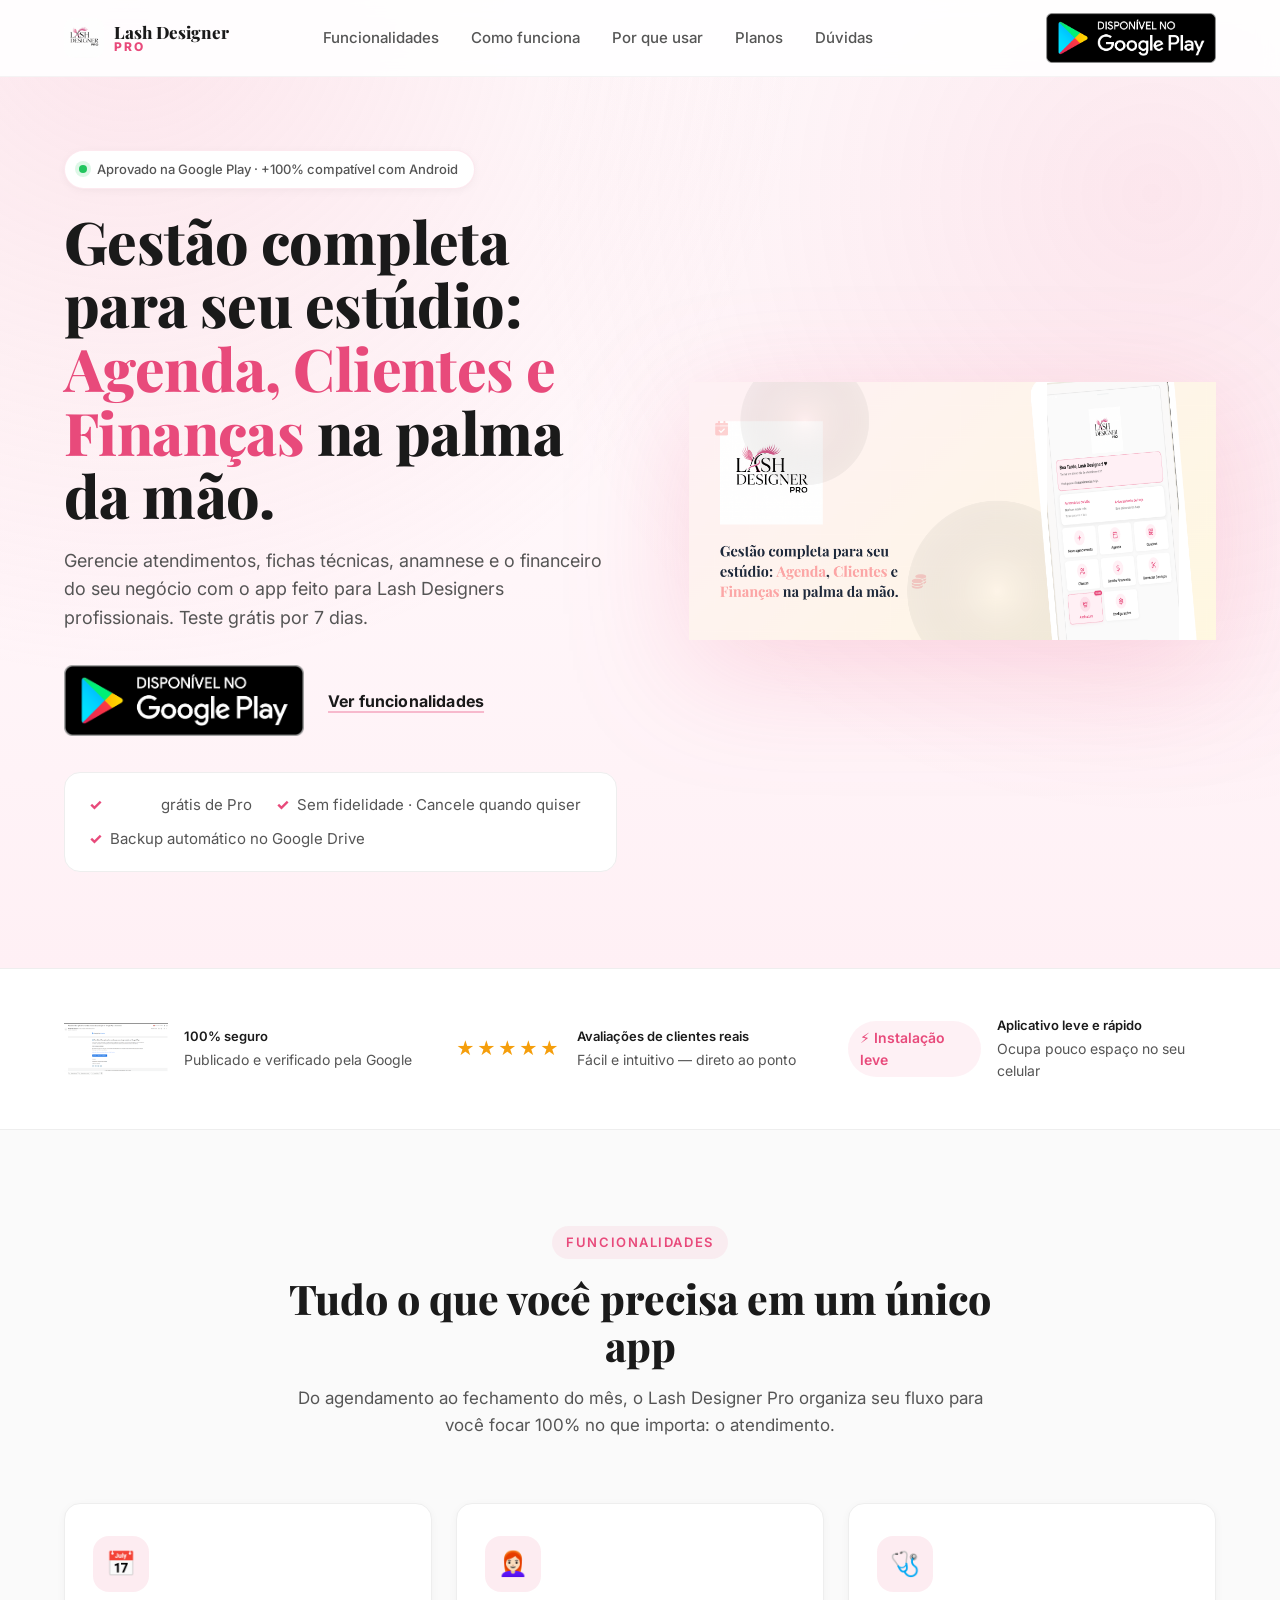
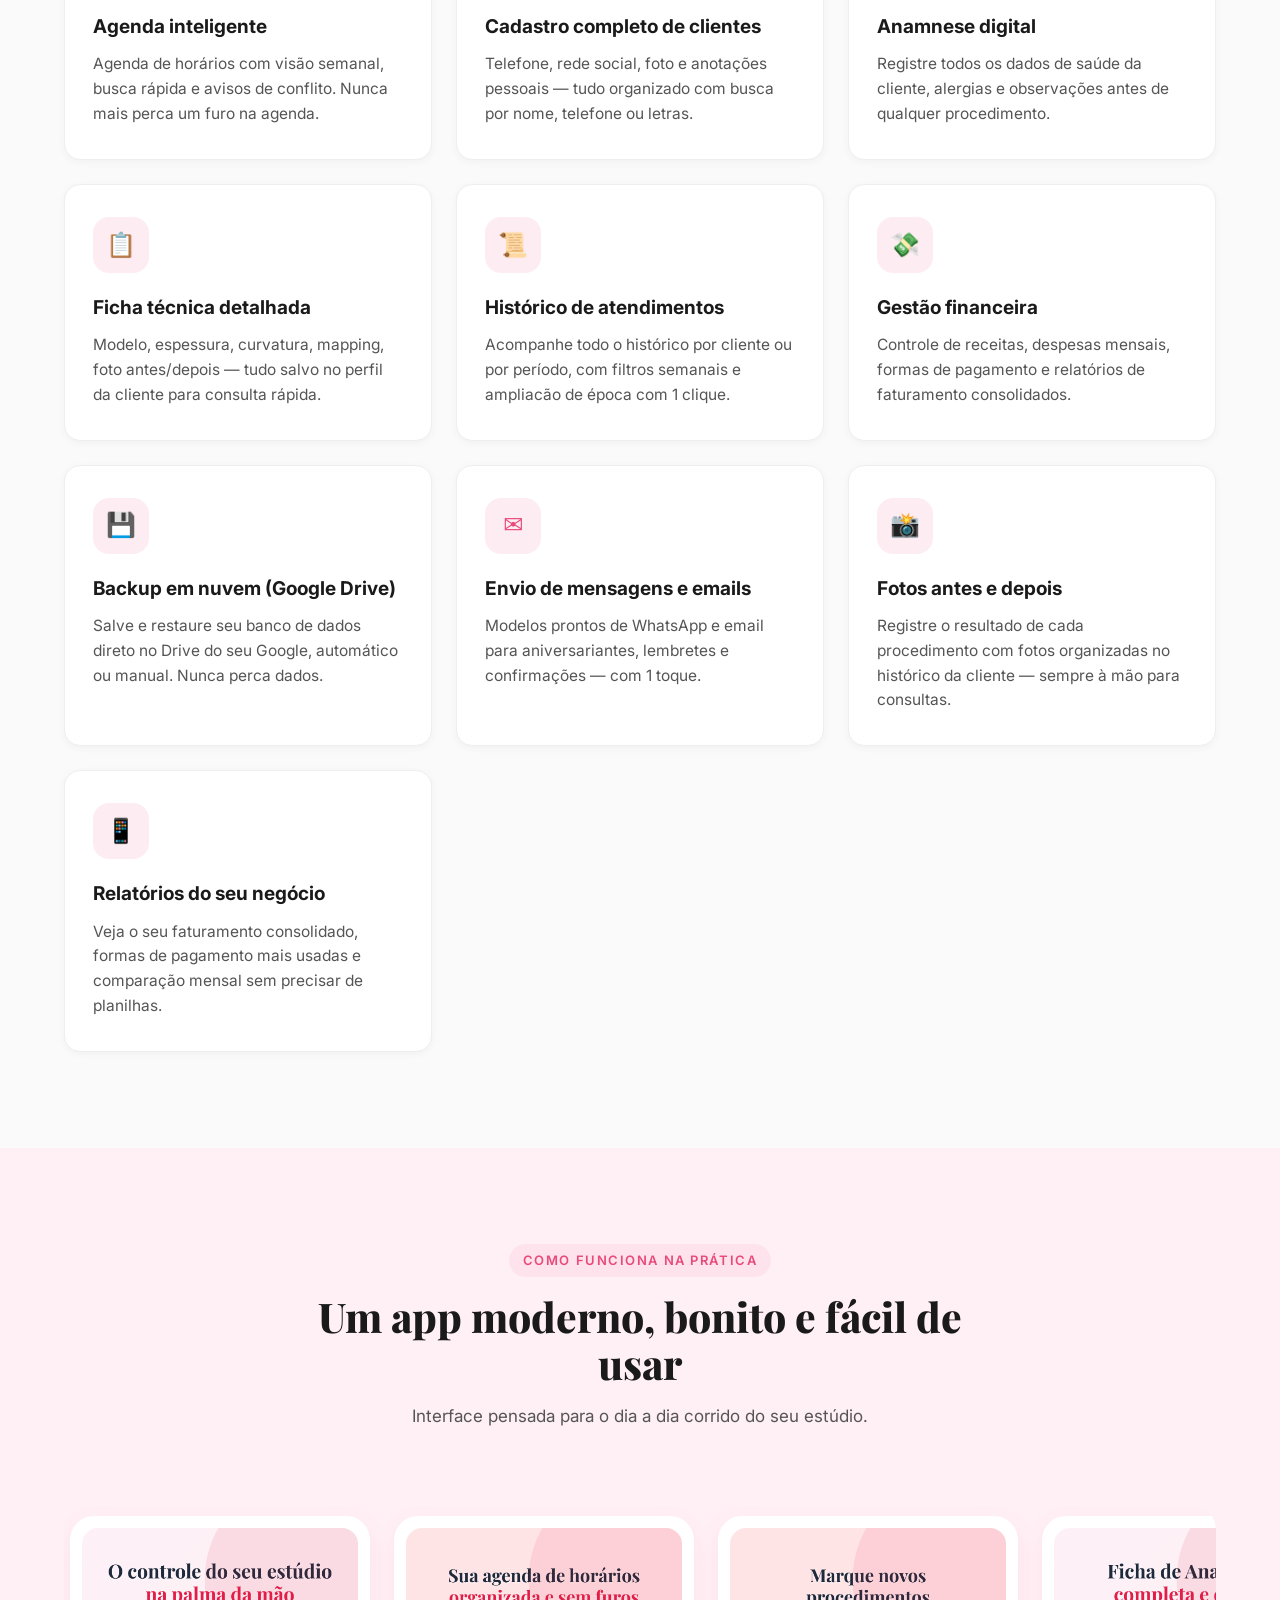
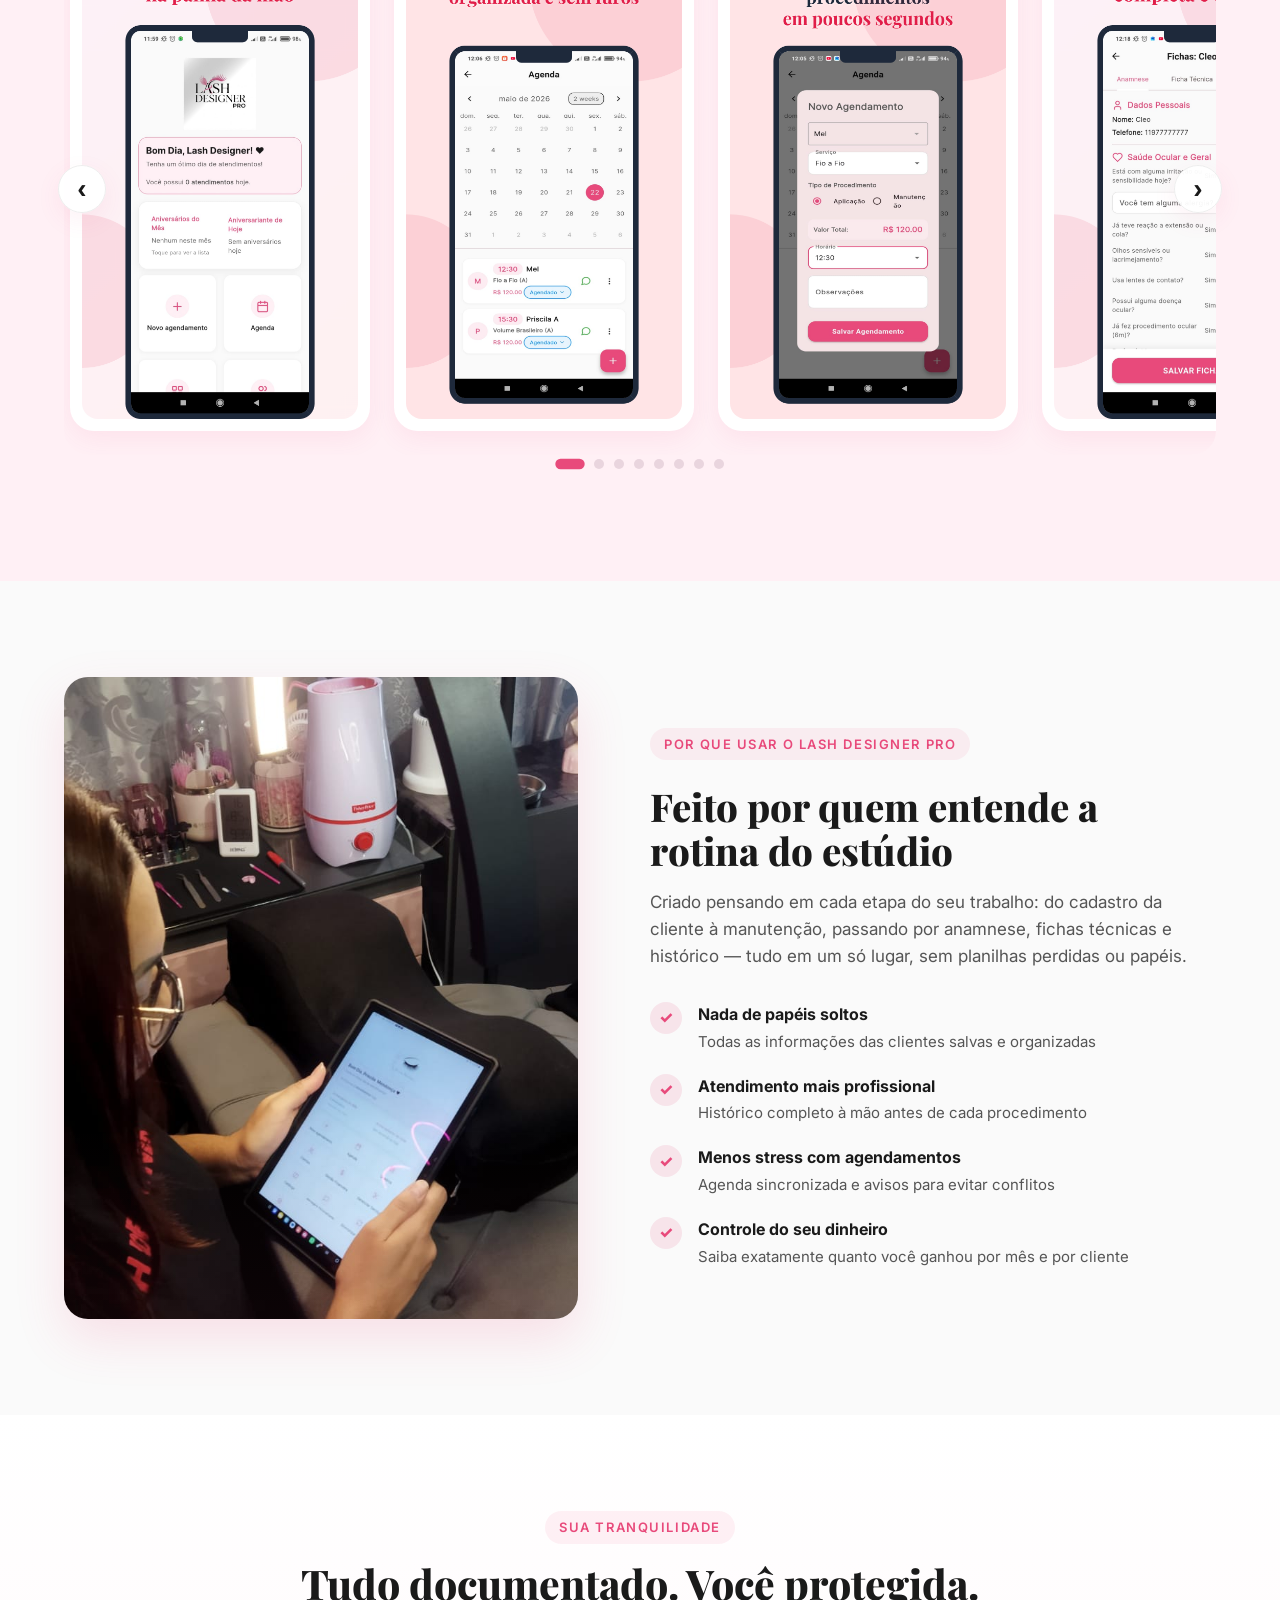
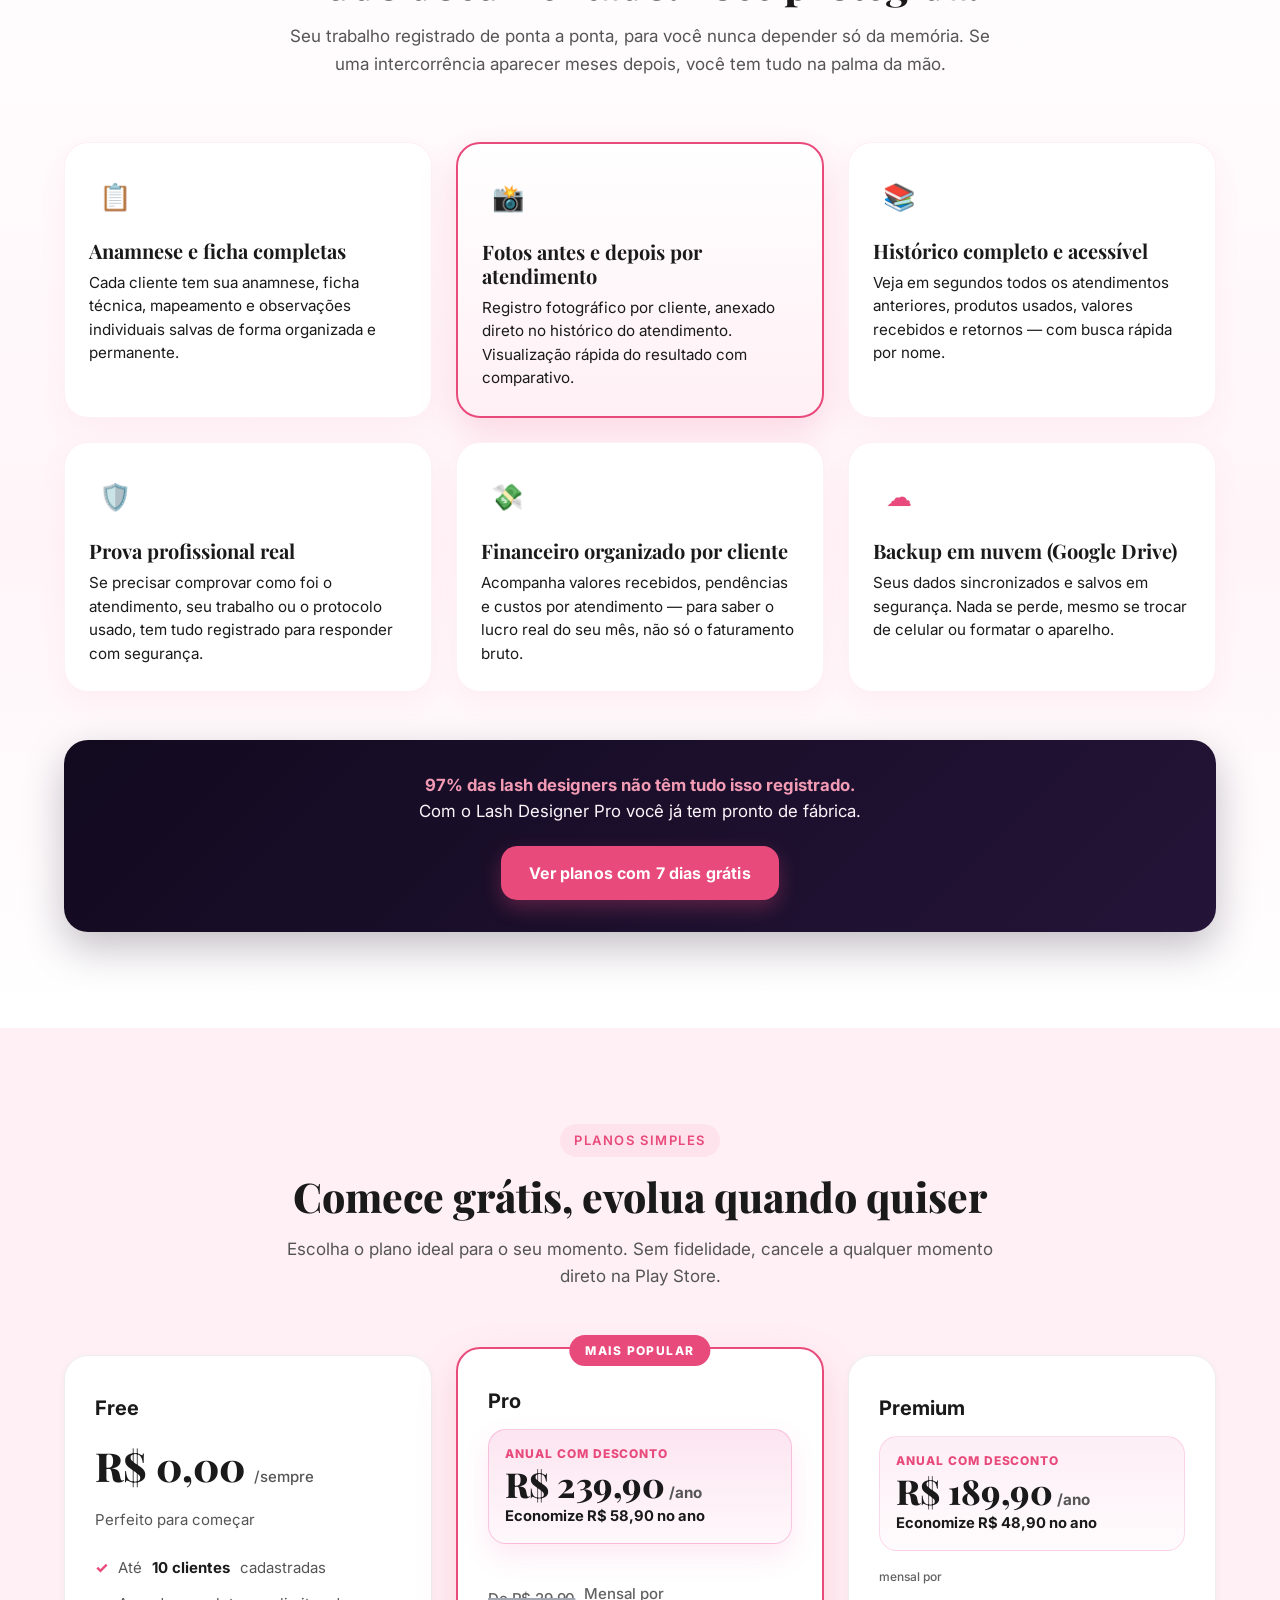
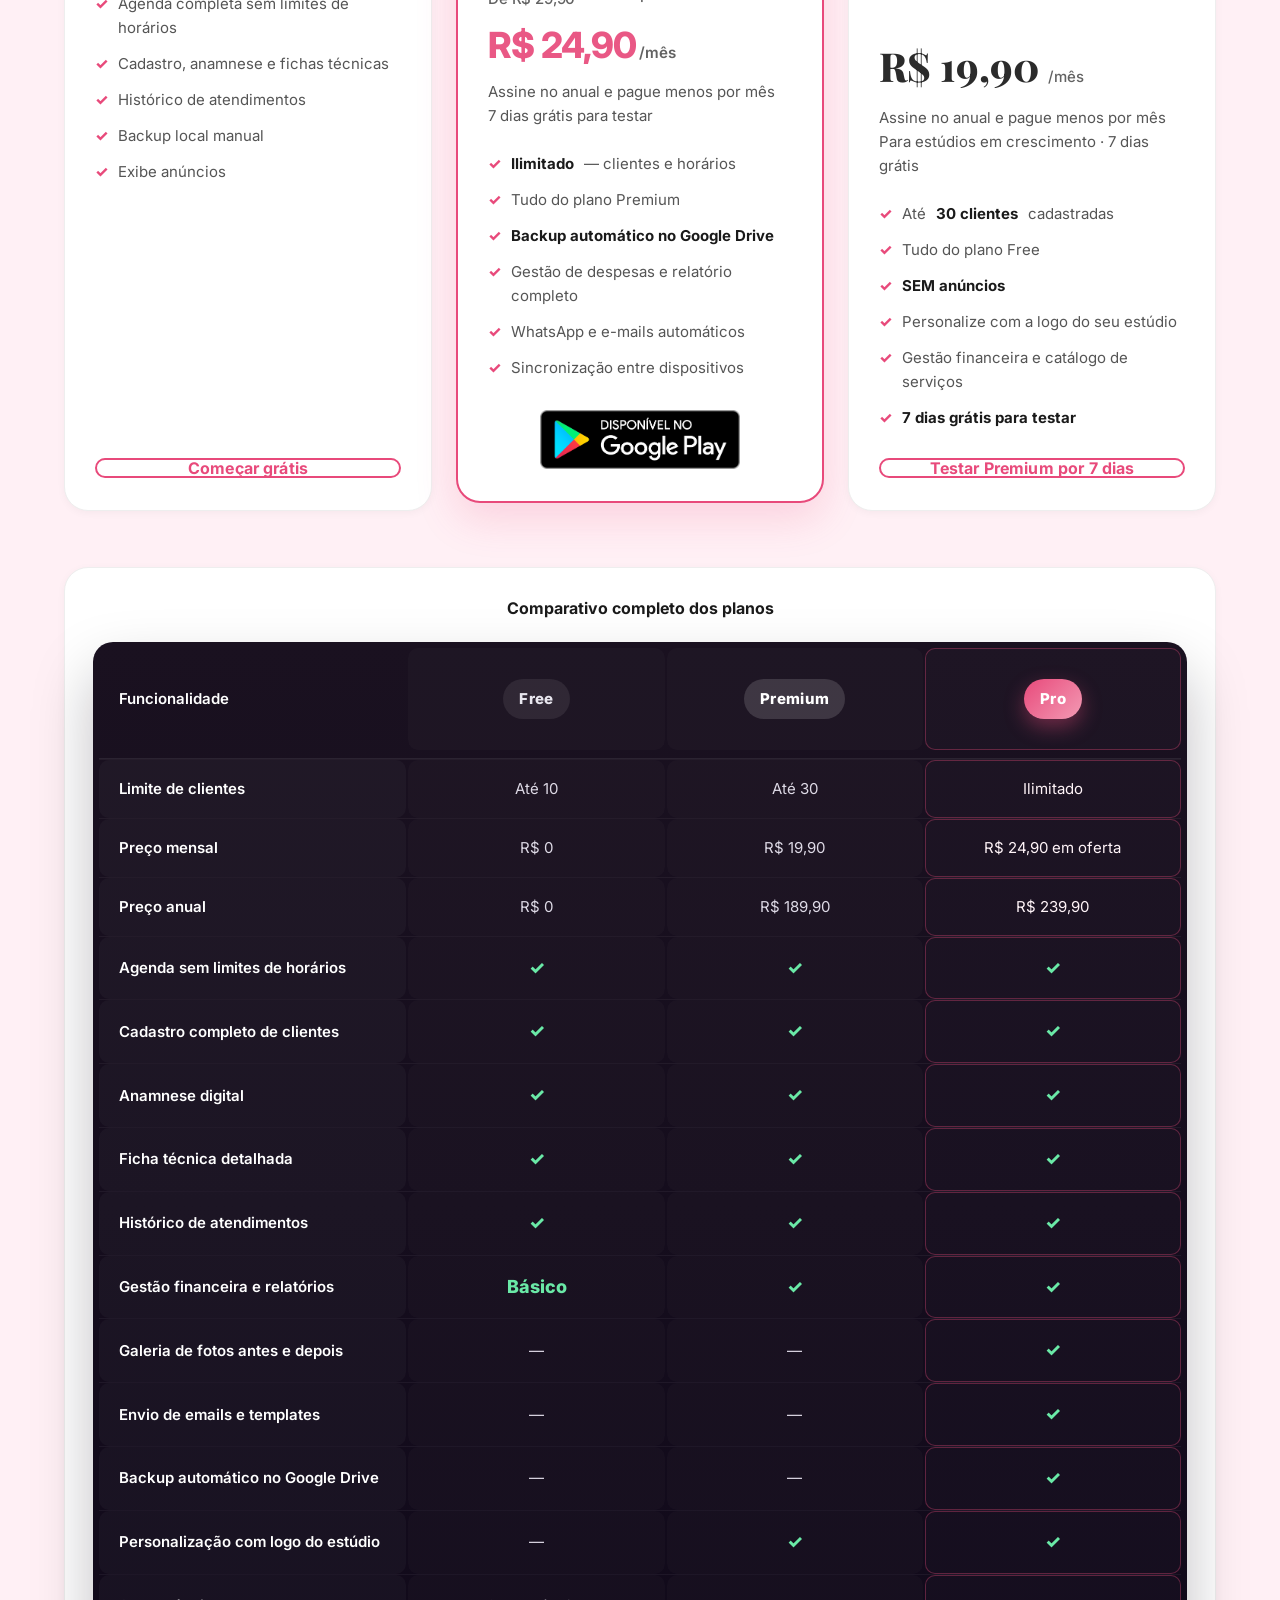
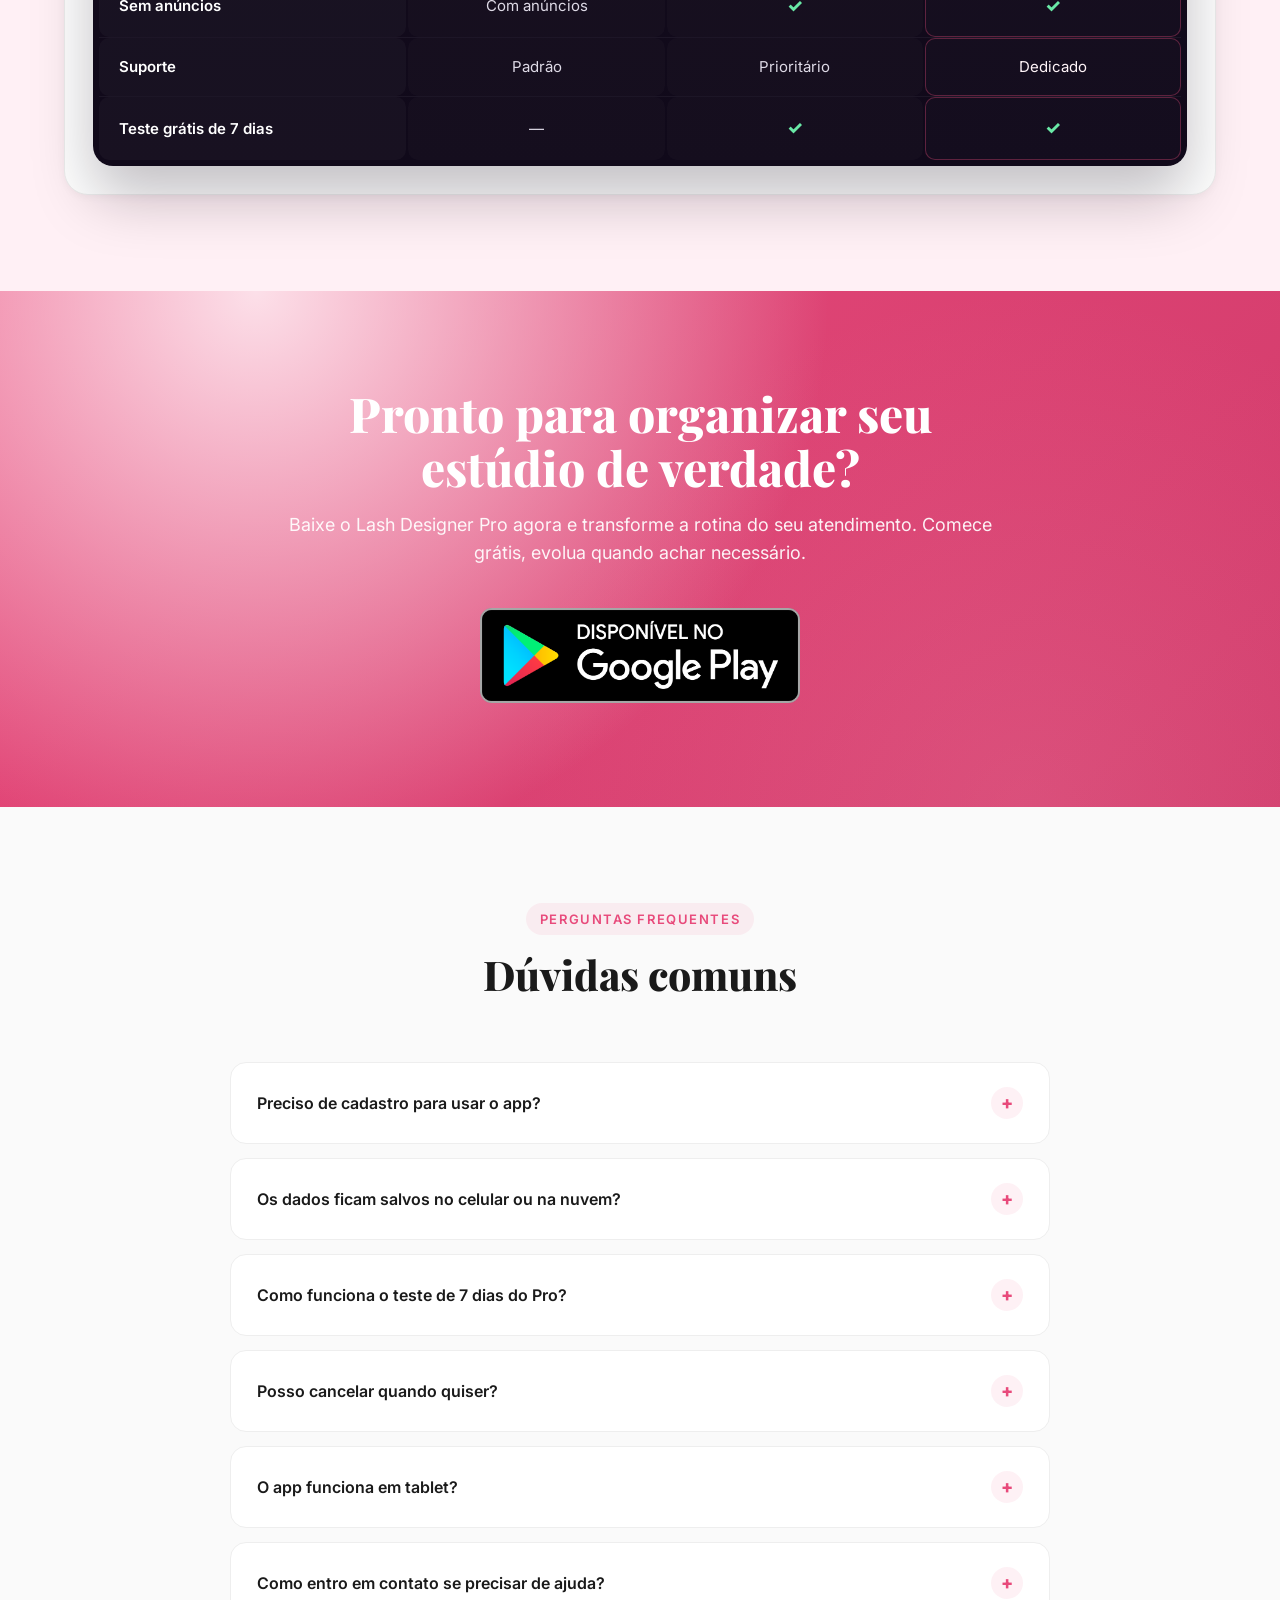
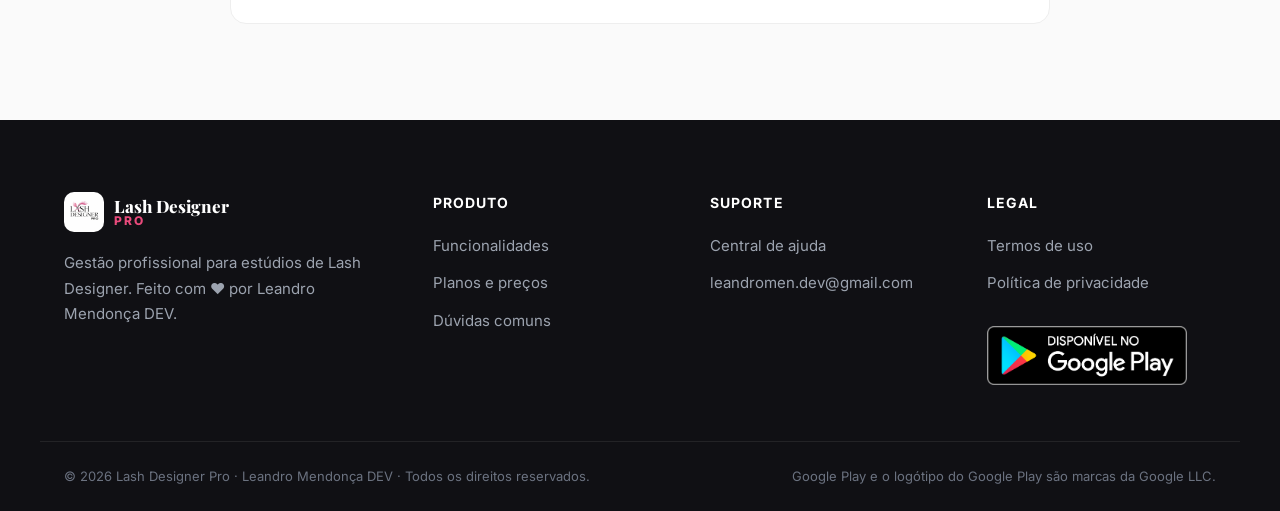
<file: index.html>
<!DOCTYPE html>
<html lang="pt-BR">
<head>
  <meta charset="UTF-8" />
  <meta http-equiv="X-UA-Compatible" content="IE=edge" />
  <meta name="viewport" content="width=device-width, initial-scale=1.0" />
  <meta name="theme-color" content="#E84A7B" />
  <meta name="google-site-verification" content="3Z4eiobdKLPoaBZt57NKlp62B9hJKu0_6CAdLq34h0k" />

  <title>Lash Designer Pro — Gestão Completa para Seu Estúdio</title>
  <meta
    name="description"
    content="Solução profissional para Lash Designers com gestão de agenda, clientes, histórico de atendimentos, financeiro e backup em nuvem. Teste grátis por 7 dias."
  />
  <meta
    name="keywords"
    content="Lash Designer, agenda de lash, aplicativo para lash designer, gestão de estúdio, ficha técnica de cílios, anamnese de lash"
  />
  <meta name="author" content="Leandro Mendonça DEV" />

  <meta property="og:type" content="website" />
  <meta property="og:url" content="https://lashdesignerpro.app.br/" />
  <meta property="og:title" content="Lash Designer Pro — Gestão Completa para Seu Estúdio" />
  <meta
    property="og:description"
    content="Agenda, clientes, histórico de atendimentos, financeiro e backup em nuvem. Tudo na palma da mão."
  />
  <meta property="og:image" content="https://lashdesignerpro.app.br/assets/img/hero-mockup.png" />
  <meta property="og:image:width" content="1200" />
  <meta property="og:image:height" content="630" />
  <meta property="og:locale" content="pt_BR" />

  <meta name="twitter:card" content="summary_large_image" />
  <meta name="twitter:url" content="https://lashdesignerpro.app.br/" />
  <meta name="twitter:title" content="Lash Designer Pro — Gestão Completa para Seu Estúdio" />
  <meta
    name="twitter:description"
    content="Agenda, clientes, histórico de atendimentos, financeiro e backup em nuvem. Tudo na palma da mão."
  />
  <meta name="twitter:image" content="https://lashdesignerpro.app.br/assets/img/hero-mockup.png" />

  <link rel="icon" type="image/png" href="assets/img/logo.png" />
  <link rel="preconnect" href="https://fonts.googleapis.com" />
  <link rel="preconnect" href="https://fonts.gstatic.com" crossorigin />
  <link
    href="https://fonts.googleapis.com/css2?family=Inter:wght@400;500;600;700&family=Playfair+Display:wght@700;800&display=swap"
    rel="stylesheet"
  />
  <link rel="stylesheet" href="css/styles.css" />
</head>
<body>
  <!-- NAVBAR -->
  <header class="navbar" id="navbar">
    <div class="container nav-container">
      <a href="#top" class="brand" aria-label="Lash Designer Pro home">
        <img src="assets/img/logo.png" alt="Logo Lash Designer Pro" class="brand-logo" />
        <div class="brand-text">
          <span class="brand-title">Lash Designer</span>
          <span class="brand-sub">PRO</span>
        </div>
      </a>

      <nav class="nav-menu" id="nav-menu" aria-label="Menu principal">
        <a href="#funcionalidades">Funcionalidades</a>
        <a href="#screenshots">Como funciona</a>
        <a href="#por-que-usar">Por que usar</a>
        <a href="#planos">Planos</a>
        <a href="#faq">Dúvidas</a>
      </nav>

      <a
        class="play-badge-link nav-cta-badge"
        href="https://play.google.com/store/apps/details?id=com.lmdev.lashagenda&hl=pt"
        target="_blank"
        rel="noopener"
        aria-label="Baixar na Google Play"
      >
        <img
          class="play-badge play-badge-sm"
          src="assets/img/disponivel-google-play.png"
          alt="Baixar na Google Play"
          width="170"
          height="52"
        />
      </a>

      <button
        class="nav-toggle"
        id="nav-toggle"
        aria-expanded="false"
        aria-controls="nav-menu"
        aria-label="Abrir menu"
      >
        <span></span><span></span><span></span>
      </button>
    </div>
  </header>

  <main id="top">
    <!-- HERO -->
    <section class="hero">
      <div class="container hero-grid">
        <div class="hero-copy">
          <span class="badge">
            <span class="badge-dot"></span>
            Aprovado na Google Play · +100% compatível com Android
          </span>
          <h1 class="hero-title">
            Gestão completa para seu estúdio:
            <span class="accent">Agenda, Clientes e Finanças</span>
            na palma da mão.
          </h1>
          <p class="hero-sub">
            Gerencie atendimentos, fichas técnicas, anamnese e o financeiro do
            seu negócio com o app feito para Lash Designers profissionais.
            Teste grátis por 7 dias.
          </p>
          <div class="hero-cta">
            <a
              class="play-badge-link"
              href="https://play.google.com/store/apps/details?id=com.lmdev.lashagenda&hl=pt"
              target="_blank"
              rel="noopener"
              aria-label="Baixar Lash Designer Pro na Google Play"
            >
              <img
                class="play-badge play-badge-lg"
                src="assets/img/disponivel-google-play.png"
                alt="Disponível no Google Play"
                width="240"
                height="72"
              />
            </a>
            <a class="btn btn-ghost btn-lg" href="#funcionalidades">
              Ver funcionalidades
            </a>
          </div>
          <ul class="hero-proof">
            <li>
              <strong>7 dias</strong> grátis de Pro
            </li>
            <li>
              Sem fidelidade · Cancele quando quiser
            </li>
            <li>
              Backup automático no Google Drive
            </li>
          </ul>
        </div>

        <div class="hero-visual">
          <img
            src="assets/img/hero-mockup.png"
            alt="Tela inicial do Lash Designer Pro mostrando os cards de Agenda, Clientes e Finanças"
            class="hero-mockup"
            loading="eager"
          />
        </div>
      </div>
    </section>

    <!-- PROOF STRIP -->
    <section class="proof-strip" aria-label="Prova social e aprovação">
      <div class="container proof-grid">
        <div class="proof-item">
          <img
            src="assets/img/badge-play-aprovado.png"
            alt="Aplicativo aprovado na Google Play"
            class="proof-badge"
          />
          <div>
            <p class="proof-label">100% seguro</p>
            <p class="proof-value">Publicado e verificado pela Google</p>
          </div>
        </div>
        <div class="proof-item">
          <div class="proof-stars" aria-hidden="true">
            <span>★</span><span>★</span><span>★</span><span>★</span><span>★</span>
          </div>
          <div>
            <p class="proof-label">Avaliações de clientes reais</p>
            <p class="proof-value">Fácil e intuitivo — direto ao ponto</p>
          </div>
        </div>
        <div class="proof-item">
          <p class="proof-chip">⚡ Instalação leve</p>
          <div>
            <p class="proof-label">Aplicativo leve e rápido</p>
            <p class="proof-value">Ocupa pouco espaço no seu celular</p>
          </div>
        </div>
      </div>
    </section>

    <!-- FEATURES -->
    <section class="features section" id="funcionalidades">
      <div class="container">
        <div class="section-head">
          <span class="eyebrow">Funcionalidades</span>
          <h2>Tudo o que você precisa em um único app</h2>
          <p>
            Do agendamento ao fechamento do mês, o Lash Designer Pro organiza
            seu fluxo para você focar 100% no que importa: o atendimento.
          </p>
        </div>

        <div class="features-grid">
          <article class="feature-card">
            <div class="feature-icon icon-pink">📅</div>
            <h3>Agenda inteligente</h3>
            <p>
              Agenda de horários com visão semanal, busca rápida e avisos de
              conflito. Nunca mais perca um furo na agenda.
            </p>
          </article>

          <article class="feature-card">
            <div class="feature-icon icon-pink">👩🏻‍🦰</div>
            <h3>Cadastro completo de clientes</h3>
            <p>
              Telefone, rede social, foto e anotações pessoais — tudo organizado
              com busca por nome, telefone ou letras.
            </p>
          </article>

          <article class="feature-card">
            <div class="feature-icon icon-pink">🩺</div>
            <h3>Anamnese digital</h3>
            <p>
              Registre todos os dados de saúde da cliente, alergias e
              observações antes de qualquer procedimento.
            </p>
          </article>

          <article class="feature-card">
            <div class="feature-icon icon-pink">📋</div>
            <h3>Ficha técnica detalhada</h3>
            <p>
              Modelo, espessura, curvatura, mapping, foto antes/depois — tudo
              salvo no perfil da cliente para consulta rápida.
            </p>
          </article>

          <article class="feature-card">
            <div class="feature-icon icon-pink">📜</div>
            <h3>Histórico de atendimentos</h3>
            <p>
              Acompanhe todo o histórico por cliente ou por período, com filtros
              semanais e ampliacão de época com 1 clique.
            </p>
          </article>

          <article class="feature-card">
            <div class="feature-icon icon-pink">💸</div>
            <h3>Gestão financeira</h3>
            <p>
              Controle de receitas, despesas mensais, formas de pagamento e
              relatórios de faturamento consolidados.
            </p>
          </article>

          <article class="feature-card">
            <div class="feature-icon icon-pink">💾</div>
            <h3>Backup em nuvem (Google Drive)</h3>
            <p>
              Salve e restaure seu banco de dados direto no Drive do seu Google,
              automático ou manual. Nunca perca dados.
            </p>
          </article>

          <article class="feature-card">
            <div class="feature-icon icon-pink">✉️</div>
            <h3>Envio de mensagens e emails</h3>
            <p>
              Modelos prontos de WhatsApp e email para aniversariantes,
              lembretes e confirmações — com 1 toque.
            </p>
          </article>

          <article class="feature-card">
            <div class="feature-icon icon-pink">📸</div>
            <h3>Fotos antes e depois</h3>
            <p>
              Registre o resultado de cada procedimento com fotos organizadas
              no histórico da cliente — sempre à mão para consultas.
            </p>
          </article>

          <article class="feature-card">
            <div class="feature-icon icon-pink">📱</div>
            <h3>Relatórios do seu negócio</h3>
            <p>
              Veja o seu faturamento consolidado, formas de pagamento mais
              usadas e comparação mensal sem precisar de planilhas.
            </p>
          </article>
        </div>
      </div>
    </section>

    <!-- SCREENSHOTS -->
    <section class="screenshots section section-soft" id="screenshots">
      <div class="container">
        <div class="section-head">
          <span class="eyebrow">Como funciona na prática</span>
          <h2>Um app moderno, bonito e fácil de usar</h2>
          <p>Interface pensada para o dia a dia corrido do seu estúdio.</p>
        </div>

        <div class="carousel" id="screenshots-carousel" aria-roledescription="carousel" aria-label="Screenshots do app">
          <button class="carousel-btn carousel-prev" type="button" aria-label="Screenshot anterior">‹</button>
          <button class="carousel-btn carousel-next" type="button" aria-label="Próxima screenshot">›</button>

          <div class="carousel-viewport">
            <div class="carousel-track" id="carousel-track">
              <figure class="screenshot-item carousel-slide" aria-roledescription="slide" aria-label="1 de 8 — Tela inicial do app">
                <img src="assets/img/play/screen1-home.png" alt="Tela inicial do app" loading="lazy" />
              </figure>
              <figure class="screenshot-item carousel-slide" aria-roledescription="slide" aria-label="2 de 8 — Agenda semanal do Lash Designer Pro">
                <img src="assets/img/play/screen5-agenda.png" alt="Agenda semanal do Lash Designer Pro" loading="lazy" />
              </figure>
              <figure class="screenshot-item carousel-slide" aria-roledescription="slide" aria-label="3 de 8 — Novo agendamento em segundos">
                <img src="assets/img/play/screen8-novo-agendamento.png" alt="Novo agendamento em segundos" loading="lazy" />
              </figure>
              <figure class="screenshot-item carousel-slide" aria-roledescription="slide" aria-label="4 de 8 — Gerenciamento de clientes">
                <img src="assets/img/play/screen2.png" alt="Gerenciamento de clientes" loading="lazy" />
              </figure>
              <figure class="screenshot-item carousel-slide" aria-roledescription="slide" aria-label="5 de 8 — Tela de histórico e detalhes">
                <img src="assets/img/play/screen3.png" alt="Tela de histórico e detalhes" loading="lazy" />
              </figure>
              <figure class="screenshot-item carousel-slide" aria-roledescription="slide" aria-label="6 de 8 — Tela de financeiro ou serviços">
                <img src="assets/img/play/screen4.png" alt="Tela de financeiro ou serviços" loading="lazy" />
              </figure>
              <figure class="screenshot-item carousel-slide" aria-roledescription="slide" aria-label="7 de 8 — Tela de backup ou configurações">
                <img src="assets/img/play/screen6.png" alt="Tela de backup ou configurações" loading="lazy" />
              </figure>
              <figure class="screenshot-item carousel-slide" aria-roledescription="slide" aria-label="8 de 8 — Tela de planos e assinatura">
                <img src="assets/img/play/screen7.png" alt="Tela de planos e assinatura" loading="lazy" />
              </figure>
            </div>
          </div>

          <div class="carousel-dots" id="carousel-dots" role="tablist" aria-label="Escolher screenshot"></div>
        </div>
      </div>
    </section>

    <!-- POR QUE USAR (LIFESTYLE) -->
    <section class="why section" id="por-que-usar">
      <div class="container why-grid">
        <div class="why-media">
          <img
            src="assets/img/lifestyle.jpeg"
            alt="Lash Designer utilizando o app no tablet dentro do estúdio"
            class="why-photo"
            loading="lazy"
          />
        </div>
        <div class="why-copy">
          <span class="eyebrow">Por que usar o Lash Designer Pro</span>
          <h2>Feito por quem entende a rotina do estúdio</h2>
          <p>
            Criado pensando em cada etapa do seu trabalho: do cadastro da
            cliente à manutenção, passando por anamnese, fichas técnicas e
            histórico — tudo em um só lugar, sem planilhas perdidas ou papéis.
          </p>

          <ul class="why-list">
            <li>
              <span class="check">✓</span>
              <div>
                <strong>Nada de papéis soltos</strong>
                <p>Todas as informações das clientes salvas e organizadas</p>
              </div>
            </li>
            <li>
              <span class="check">✓</span>
              <div>
                <strong>Atendimento mais profissional</strong>
                <p>Histórico completo à mão antes de cada procedimento</p>
              </div>
            </li>
            <li>
              <span class="check">✓</span>
              <div>
                <strong>Menos stress com agendamentos</strong>
                <p>Agenda sincronizada e avisos para evitar conflitos</p>
              </div>
            </li>
            <li>
              <span class="check">✓</span>
              <div>
                <strong>Controle do seu dinheiro</strong>
                <p>Saiba exatamente quanto você ganhou por mês e por cliente</p>
              </div>
            </li>
          </ul>
        </div>
      </div>
    </section>

    <!-- SEGURANÇA & PROTEÇÃO JURÍDICA -->
    <section class="safety section" id="seguranca">
      <div class="container">
        <div class="section-head">
          <span class="eyebrow">Sua tranquilidade</span>
          <h2>Tudo documentado. Você protegida.</h2>
          <p>
            Seu trabalho registrado de ponta a ponta, para você nunca depender só da
            memória. Se uma intercorrência aparecer meses depois, você tem tudo na
            palma da mão.
          </p>
        </div>

        <div class="safety-grid">
          <article class="safety-card">
            <div class="safety-icon">📋</div>
            <h3>Anamnese e ficha completas</h3>
            <p>
              Cada cliente tem sua anamnese, ficha técnica, mapeamento e observações
              individuais salvas de forma organizada e permanente.
            </p>
          </article>

          <article class="safety-card safety-card-featured">
            <div class="safety-icon">📸</div>
            <h3>Fotos antes e depois por atendimento</h3>
            <p>
              Registro fotográfico por cliente, anexado direto no histórico do
              atendimento. Visualização rápida do resultado com comparativo.
            </p>
          </article>

          <article class="safety-card">
            <div class="safety-icon">📚</div>
            <h3>Histórico completo e acessível</h3>
            <p>
              Veja em segundos todos os atendimentos anteriores, produtos usados,
              valores recebidos e retornos — com busca rápida por nome.
            </p>
          </article>

          <article class="safety-card">
            <div class="safety-icon">🛡️</div>
            <h3>Prova profissional real</h3>
            <p>
              Se precisar comprovar como foi o atendimento, seu trabalho ou o
              protocolo usado, tem tudo registrado para responder com segurança.
            </p>
          </article>

          <article class="safety-card">
            <div class="safety-icon">💸</div>
            <h3>Financeiro organizado por cliente</h3>
            <p>
              Acompanha valores recebidos, pendências e custos por atendimento —
              para saber o lucro real do seu mês, não só o faturamento bruto.
            </p>
          </article>

          <article class="safety-card">
            <div class="safety-icon">☁️</div>
            <h3>Backup em nuvem (Google Drive)</h3>
            <p>
              Seus dados sincronizados e salvos em segurança. Nada se perde, mesmo
              se trocar de celular ou formatar o aparelho.
            </p>
          </article>
        </div>

        <div class="safety-cta">
          <p>
            <strong>97% das lash designers não têm tudo isso registrado.</strong><br>
            Com o Lash Designer Pro você já tem pronto de fábrica.
          </p>
          <a class="btn btn-primary btn-lg" href="#planos">Ver planos com 7 dias grátis</a>
        </div>
      </div>
    </section>

    <!-- PLANOS -->
    <section class="pricing section section-soft" id="planos">
      <div class="container">
        <div class="section-head">
          <span class="eyebrow">Planos simples</span>
          <h2>Comece grátis, evolua quando quiser</h2>
          <p>
            Escolha o plano ideal para o seu momento. Sem fidelidade, cancele a
            qualquer momento direto na Play Store.
          </p>
        </div>

        <div class="pricing-grid">
          <!-- Free -->
          <article class="plan-card">
            <header class="plan-head">
              <h3>Free</h3>
              <p class="plan-price">
                R$ 0,00
                <span>/sempre</span>
              </p>
              <p class="plan-sub">Perfeito para começar</p>
            </header>
            <ul class="plan-list">
              <li>Até <strong>10 clientes</strong> cadastradas</li>
              <li>Agenda completa sem limites de horários</li>
              <li>Cadastro, anamnese e fichas técnicas</li>
              <li>Histórico de atendimentos</li>
              <li>Backup local manual</li>
              <li>Exibe anúncios</li>
            </ul>
            <a
              class="btn btn-outline btn-block"
              href="https://play.google.com/store/apps/details?id=com.lmdev.lashagenda&hl=pt"
              target="_blank"
              rel="noopener"
            >
              Começar grátis
            </a>
          </article>

          <!-- Pro (destaque) -->
          <article class="plan-card plan-featured">
            <div class="plan-ribbon">MAIS POPULAR</div>
            <header class="plan-head">
              <h3>Pro</h3>
              <div class="plan-annual-box plan-annual-box-pro">
                <span class="plan-annual-kicker">Anual com desconto</span>
                <strong class="plan-annual-price">R$ 239,90<small>/ano</small></strong>
                <span class="plan-annual-note">Economize R$ 58,90 no ano</span>
              </div>
              <p class="plan-price plan-price-promo plan-price-secondary">
                <span class="price-old">De R$ 29,90</span>
                <span class="price-label">Mensal por</span>
                <strong class="price-new">R$ 24,90<small>/mês</small></strong>
              </p>
              <p class="plan-sub">Assine no anual e pague menos por mês</p>
              <p class="plan-sub">7 dias grátis para testar</p>
            </header>
            <ul class="plan-list">
              <li><strong>Ilimitado</strong> — clientes e horários</li>
              <li>Tudo do plano Premium</li>
              <li><strong>Backup automático no Google Drive</strong></li>
              <li>Gestão de despesas e relatório completo</li>
              <li>WhatsApp e e-mails automáticos</li>
              <li>Sincronização entre dispositivos</li>
            </ul>
            <a
              class="play-badge-link play-badge-block"
              href="https://play.google.com/store/apps/details?id=com.lmdev.lashagenda&hl=pt"
              target="_blank"
              rel="noopener"
              aria-label="Testar plano Pro por 7 dias na Google Play"
            >
              <img
                class="play-badge play-badge-md"
                src="assets/img/disponivel-google-play.png"
                alt="Testar Pro por 7 dias — Disponível no Google Play"
                width="220"
                height="66"
              />
            </a>
          </article>

          <!-- Premium -->
          <article class="plan-card">
            <header class="plan-head">
              <h3>Premium</h3>
              <div class="plan-annual-box">
                <span class="plan-annual-kicker">Anual com desconto</span>
                <strong class="plan-annual-price">R$ 189,90<small>/ano</small></strong>
                <span class="plan-annual-note">Economize R$ 48,90 no ano</span>
              </div>
              <p class="plan-price plan-price-secondary">
                <span class="small">mensal por</span><br />
                R$ 19,90
                <span>/mês</span>
              </p>
              <p class="plan-sub">Assine no anual e pague menos por mês</p>
              <p class="plan-sub">Para estúdios em crescimento · 7 dias grátis</p>
            </header>
            <ul class="plan-list">
              <li>Até <strong>30 clientes</strong> cadastradas</li>
              <li>Tudo do plano Free</li>
              <li><strong>SEM anúncios</strong></li>
              <li>Personalize com a logo do seu estúdio</li>
              <li>Gestão financeira e catálogo de serviços</li>
              <li><strong>7 dias grátis para testar</strong></li>
            </ul>
            <a
              class="btn btn-outline btn-block"
              href="https://play.google.com/store/apps/details?id=com.lmdev.lashagenda&hl=pt"
              target="_blank"
              rel="noopener"
            >
              Testar Premium por 7 dias
            </a>
          </article>
        </div>

        <div class="pricing-table-wrap">
          <p class="pricing-table-label">Comparativo completo dos planos</p>

          <div class="pricing-table" role="table" aria-label="Comparativo de planos Free, Premium e Pro">
            <div class="pricing-table-head pricing-table-row" role="row">
              <div class="pricing-table-cell pricing-table-feature" role="columnheader">Funcionalidade</div>
              <div class="pricing-table-cell" role="columnheader">
                <span class="plan-mini plan-mini-free">Free</span>
              </div>
              <div class="pricing-table-cell" role="columnheader">
                <span class="plan-mini plan-mini-premium">Premium</span>
              </div>
              <div class="pricing-table-cell pricing-table-featured" role="columnheader">
                <span class="plan-mini plan-mini-pro">Pro</span>
              </div>
            </div>

            <div class="pricing-table-row" role="row">
              <div class="pricing-table-cell pricing-table-feature" role="cell">Limite de clientes</div>
              <div class="pricing-table-cell" role="cell">Até 10</div>
              <div class="pricing-table-cell" role="cell">Até 30</div>
              <div class="pricing-table-cell pricing-table-featured" role="cell">Ilimitado</div>
            </div>

            <div class="pricing-table-row" role="row">
              <div class="pricing-table-cell pricing-table-feature" role="cell">Preço mensal</div>
              <div class="pricing-table-cell" role="cell">R$ 0</div>
              <div class="pricing-table-cell" role="cell">R$ 19,90</div>
              <div class="pricing-table-cell pricing-table-featured" role="cell">R$ 24,90 em oferta</div>
            </div>

            <div class="pricing-table-row" role="row">
              <div class="pricing-table-cell pricing-table-feature" role="cell">Preço anual</div>
              <div class="pricing-table-cell" role="cell">R$ 0</div>
              <div class="pricing-table-cell" role="cell">R$ 189,90</div>
              <div class="pricing-table-cell pricing-table-featured" role="cell">R$ 239,90</div>
            </div>

            <div class="pricing-table-row" role="row">
              <div class="pricing-table-cell pricing-table-feature" role="cell">Agenda sem limites de horários</div>
              <div class="pricing-table-cell pricing-check" role="cell">✓</div>
              <div class="pricing-table-cell pricing-check" role="cell">✓</div>
              <div class="pricing-table-cell pricing-table-featured pricing-check" role="cell">✓</div>
            </div>

            <div class="pricing-table-row" role="row">
              <div class="pricing-table-cell pricing-table-feature" role="cell">Cadastro completo de clientes</div>
              <div class="pricing-table-cell pricing-check" role="cell">✓</div>
              <div class="pricing-table-cell pricing-check" role="cell">✓</div>
              <div class="pricing-table-cell pricing-table-featured pricing-check" role="cell">✓</div>
            </div>

            <div class="pricing-table-row" role="row">
              <div class="pricing-table-cell pricing-table-feature" role="cell">Anamnese digital</div>
              <div class="pricing-table-cell pricing-check" role="cell">✓</div>
              <div class="pricing-table-cell pricing-check" role="cell">✓</div>
              <div class="pricing-table-cell pricing-table-featured pricing-check" role="cell">✓</div>
            </div>

            <div class="pricing-table-row" role="row">
              <div class="pricing-table-cell pricing-table-feature" role="cell">Ficha técnica detalhada</div>
              <div class="pricing-table-cell pricing-check" role="cell">✓</div>
              <div class="pricing-table-cell pricing-check" role="cell">✓</div>
              <div class="pricing-table-cell pricing-table-featured pricing-check" role="cell">✓</div>
            </div>

            <div class="pricing-table-row" role="row">
              <div class="pricing-table-cell pricing-table-feature" role="cell">Histórico de atendimentos</div>
              <div class="pricing-table-cell pricing-check" role="cell">✓</div>
              <div class="pricing-table-cell pricing-check" role="cell">✓</div>
              <div class="pricing-table-cell pricing-table-featured pricing-check" role="cell">✓</div>
            </div>

            <div class="pricing-table-row" role="row">
              <div class="pricing-table-cell pricing-table-feature" role="cell">Gestão financeira e relatórios</div>
              <div class="pricing-table-cell pricing-check" role="cell">Básico</div>
              <div class="pricing-table-cell pricing-check" role="cell">✓</div>
              <div class="pricing-table-cell pricing-table-featured pricing-check" role="cell">✓</div>
            </div>

            <div class="pricing-table-row" role="row">
              <div class="pricing-table-cell pricing-table-feature" role="cell">Galeria de fotos antes e depois</div>
              <div class="pricing-table-cell" role="cell">—</div>
              <div class="pricing-table-cell" role="cell">—</div>
              <div class="pricing-table-cell pricing-table-featured pricing-check" role="cell">✓</div>
            </div>

            <div class="pricing-table-row" role="row">
              <div class="pricing-table-cell pricing-table-feature" role="cell">Envio de emails e templates</div>
              <div class="pricing-table-cell" role="cell">—</div>
              <div class="pricing-table-cell" role="cell">—</div>
              <div class="pricing-table-cell pricing-table-featured pricing-check" role="cell">✓</div>
            </div>

            <div class="pricing-table-row" role="row">
              <div class="pricing-table-cell pricing-table-feature" role="cell">Backup automático no Google Drive</div>
              <div class="pricing-table-cell" role="cell">—</div>
              <div class="pricing-table-cell" role="cell">—</div>
              <div class="pricing-table-cell pricing-table-featured pricing-check" role="cell">✓</div>
            </div>

            <div class="pricing-table-row" role="row">
              <div class="pricing-table-cell pricing-table-feature" role="cell">Personalização com logo do estúdio</div>
              <div class="pricing-table-cell" role="cell">—</div>
              <div class="pricing-table-cell pricing-check" role="cell">✓</div>
              <div class="pricing-table-cell pricing-table-featured pricing-check" role="cell">✓</div>
            </div>

            <div class="pricing-table-row" role="row">
              <div class="pricing-table-cell pricing-table-feature" role="cell">Sem anúncios</div>
              <div class="pricing-table-cell" role="cell">Com anúncios</div>
              <div class="pricing-table-cell pricing-check" role="cell">✓</div>
              <div class="pricing-table-cell pricing-table-featured pricing-check" role="cell">✓</div>
            </div>

            <div class="pricing-table-row" role="row">
              <div class="pricing-table-cell pricing-table-feature" role="cell">Suporte</div>
              <div class="pricing-table-cell" role="cell">Padrão</div>
              <div class="pricing-table-cell" role="cell">Prioritário</div>
              <div class="pricing-table-cell pricing-table-featured" role="cell">Dedicado</div>
            </div>

            <div class="pricing-table-row" role="row">
              <div class="pricing-table-cell pricing-table-feature" role="cell">Teste grátis de 7 dias</div>
              <div class="pricing-table-cell" role="cell">—</div>
              <div class="pricing-table-cell pricing-check" role="cell">✓</div>
              <div class="pricing-table-cell pricing-table-featured pricing-check" role="cell">✓</div>
            </div>
          </div>

          <!-- Versão MOBILE da comparação · 3 cards empilhados (só aparece em telas < 768px) -->
          <div class="pricing-mobile">

            <!-- CARD FREE MOBILE -->
            <article class="plan-mobile plan-mobile-free">
              <header class="plan-mobile-head">
                <span class="plan-mini plan-mini-free">Free</span>
                <h4>Para começar</h4>
                <p class="plan-mobile-price">R$ 0<small>/mês</small></p>
              </header>
              <ul class="plan-mobile-list">
                <li><span class="lbl">Limite de clientes</span><strong>Até 10</strong></li>
                <li><span class="lbl">Agenda sem limites</span><span class="ok">✓</span></li>
                <li><span class="lbl">Cadastro completo de clientes</span><span class="ok">✓</span></li>
                <li><span class="lbl">Anamnese digital</span><span class="ok">✓</span></li>
                <li><span class="lbl">Ficha técnica detalhada</span><span class="ok">✓</span></li>
                <li><span class="lbl">Histórico de atendimentos</span><span class="ok">✓</span></li>
                <li><span class="lbl">Backup local manual</span><span class="ok">✓</span></li>
                <li><span class="lbl">Galeria de fotos antes e depois</span><span class="no">—</span></li>
                <li><span class="lbl">Envio de e-mails e templates</span><span class="no">—</span></li>
                <li><span class="lbl">Backup Google Drive</span><span class="no">—</span></li>
                <li><span class="lbl">Logo do seu estúdio</span><span class="no">—</span></li>
                <li><span class="lbl">Sem anúncios</span><strong>Com anúncios</strong></li>
                <li><span class="lbl">Suporte</span><strong>Padrão</strong></li>
                <li><span class="lbl">Teste grátis de 7 dias</span><span class="no">—</span></li>
              </ul>
              <div class="plan-mobile-foot">
                <a href="https://play.google.com/store/apps/details?id=com.lmdev.lashagenda&hl=pt"
                   target="_blank" rel="noopener" class="btn btn-outline">Baixar grátis</a>
              </div>
            </article>

            <!-- CARD PREMIUM MOBILE -->
            <article class="plan-mobile plan-mobile-premium">
              <header class="plan-mobile-head">
                <span class="plan-mini plan-mini-premium">Premium</span>
                <h4>Para estúdios em crescimento</h4>
                <div class="plan-mobile-annual">
                  <span class="plan-mobile-annual-kicker">Anual com desconto</span>
                  <strong>R$ 189,90<small>/ano</small></strong>
                  <span class="plan-mobile-annual-note">Economize R$ 48,90</span>
                </div>
                <p class="plan-mobile-price plan-mobile-price-secondary">R$ 19,90<small>/mês</small></p>
                <span class="plan-mobile-tag">7 dias grátis</span>
              </header>
              <ul class="plan-mobile-list">
                <li><span class="lbl">Limite de clientes</span><strong>Até 30</strong></li>
                <li><span class="lbl">Agenda sem limites</span><span class="ok">✓</span></li>
                <li><span class="lbl">Cadastro completo de clientes</span><span class="ok">✓</span></li>
                <li><span class="lbl">Anamnese digital</span><span class="ok">✓</span></li>
                <li><span class="lbl">Ficha técnica detalhada</span><span class="ok">✓</span></li>
                <li><span class="lbl">Histórico de atendimentos</span><span class="ok">✓</span></li>
                <li><span class="lbl">Gestão financeira / relatórios</span><span class="ok">✓</span></li>
                <li><span class="lbl">Galeria de fotos antes e depois</span><span class="no">—</span></li>
                <li><span class="lbl">Envio de e-mails e templates</span><span class="no">—</span></li>
                <li><span class="lbl">Backup Google Drive</span><span class="no">—</span></li>
                <li><span class="lbl">Logo do seu estúdio</span><span class="ok">✓</span></li>
                <li><span class="lbl">Sem anúncios</span><span class="ok">✓</span></li>
                <li><span class="lbl">Suporte</span><strong>Prioritário</strong></li>
                <li><span class="lbl">Teste grátis de 7 dias</span><span class="ok">✓</span></li>
              </ul>
              <div class="plan-mobile-foot">
                <a href="https://play.google.com/store/apps/details?id=com.lmdev.lashagenda&hl=pt"
                   target="_blank" rel="noopener" class="btn btn-outline">Ver Premium</a>
              </div>
            </article>

            <!-- CARD PRO MOBILE (DESTAQUE · MAIS POPULAR) -->
            <article class="plan-mobile plan-mobile-pro">
              <div class="plan-mobile-ribbon">Mais Popular</div>
              <header class="plan-mobile-head">
                <span class="plan-mini plan-mini-pro">Pro</span>
                <h4>Para estúdios profissionais</h4>
                <div class="plan-mobile-annual plan-mobile-annual-pro">
                  <span class="plan-mobile-annual-kicker">Anual com desconto</span>
                  <strong>R$ 239,90<small>/ano</small></strong>
                  <span class="plan-mobile-annual-note">Economize R$ 58,90</span>
                </div>
                <p class="plan-mobile-price plan-mobile-promo plan-mobile-price-secondary">
                  <span class="price-old">De R$ 29,90</span>
                  <span class="plan-mobile-new plan-mobile-new-big">Mensal por <strong>R$ 24,90</strong><small>/mês</small></span>
                </p>
                <span class="plan-mobile-tag">7 dias grátis</span>
              </header>
              <ul class="plan-mobile-list">
                <li><span class="lbl">Limite de clientes</span><strong>Ilimitado</strong></li>
                <li><span class="lbl">Agenda sem limites</span><span class="ok">✓</span></li>
                <li><span class="lbl">Cadastro completo de clientes</span><span class="ok">✓</span></li>
                <li><span class="lbl">Anamnese digital</span><span class="ok">✓</span></li>
                <li><span class="lbl">Ficha técnica detalhada</span><span class="ok">✓</span></li>
                <li><span class="lbl">Histórico de atendimentos</span><span class="ok">✓</span></li>
                <li><span class="lbl">Gestão financeira / relatórios</span><span class="ok">✓</span></li>
                <li><span class="lbl">Gestão de despesas</span><span class="ok">✓</span></li>
                <li><span class="lbl">Envio de e-mails e templates</span><span class="ok">✓</span></li>
                <li><span class="lbl">Backup Google Drive</span><span class="ok">✓</span></li>
                <li><span class="lbl">Logo do seu estúdio</span><span class="ok">✓</span></li>
                <li><span class="lbl">Sem anúncios</span><span class="ok">✓</span></li>
                <li><span class="lbl">Sincronização entre dispositivos</span><span class="ok">✓</span></li>
                <li><span class="lbl">Teste grátis de 7 dias</span><span class="ok">✓</span></li>
              </ul>
              <div class="plan-mobile-foot">
                <a href="https://play.google.com/store/apps/details?id=com.lmdev.lashagenda&hl=pt"
                   target="_blank" rel="noopener" class="btn btn-primary">Assinar Pro</a>
              </div>
            </article>
          </div>
        </div>
      </div>
    </section>

    <!-- FINAL CTA -->
    <section class="final-cta">
      <div class="container final-cta-inner">
        <h2>Pronto para organizar seu estúdio de verdade?</h2>
        <p>
          Baixe o Lash Designer Pro agora e transforme a rotina do seu
          atendimento. Comece grátis, evolua quando achar necessário.
        </p>
        <a
          class="play-badge-link"
          href="https://play.google.com/store/apps/details?id=com.lmdev.lashagenda&hl=pt"
          target="_blank"
          rel="noopener"
          aria-label="Baixar Lash Designer Pro na Google Play"
        >
          <img
            class="play-badge play-badge-xl"
            src="assets/img/disponivel-google-play.png"
            alt="Disponível no Google Play"
            width="300"
            height="90"
          />
        </a>
      </div>
    </section>

    <!-- FAQ -->
    <section class="faq section" id="faq">
      <div class="container">
        <div class="section-head">
          <span class="eyebrow">Perguntas frequentes</span>
          <h2>Dúvidas comuns</h2>
        </div>

        <div class="faq-list">
          <details class="faq-item">
            <summary>
              <span>Preciso de cadastro para usar o app?</span>
              <span class="faq-toggle">+</span>
            </summary>
            <p>
              Não. Você baixa, abre e já pode começar a cadastrar suas clientes
              e agendamentos gratuitamente. O login com Google é necessário
              apenas para o backup em nuvem do plano Pro.
            </p>
          </details>

          <details class="faq-item">
            <summary>
              <span>Os dados ficam salvos no celular ou na nuvem?</span>
              <span class="faq-toggle">+</span>
            </summary>
            <p>
              Por padrão tudo é salvo localmente no seu celular (SQLite). No
              plano Pro você ativa o backup automático no Google Drive e pode
              restaurar em outro dispositivo, mantendo sua base intacta.
            </p>
          </details>

          <details class="faq-item">
            <summary>
              <span>Como funciona o teste de 7 dias do Pro?</span>
              <span class="faq-toggle">+</span>
            </summary>
            <p>
              Ao assinar o Pro pela Play Store, você ganha 7 dias de acesso
              completo sem cobrança. Se não gostar, basta cancelar antes do fim
              do período que nada é cobrado.
            </p>
          </details>

          <details class="faq-item">
            <summary>
              <span>Posso cancelar quando quiser?</span>
              <span class="faq-toggle">+</span>
            </summary>
            <p>
              Claro! Sem fidelidade nenhuma. A assinatura é recorrente mensal e
              você pode cancelar direto pela Play Store a qualquer momento,
              mantendo o acesso até o fim do período pago.
            </p>
          </details>

          <details class="faq-item">
            <summary>
              <span>O app funciona em tablet?</span>
              <span class="faq-toggle">+</span>
            </summary>
            <p>
              Sim. Todas as telas são adaptáveis a celulares e tablets Android,
              com layout responsivo para você usar onde preferir — inclusive no
              estúdio, com a tela maior.
            </p>
          </details>

          <details class="faq-item">
            <summary>
              <span>Como entro em contato se precisar de ajuda?</span>
              <span class="faq-toggle">+</span>
            </summary>
            <p>
              Dentro do app, menu Configurações, existe uma área de Suporte e
              Contato. Lá você também encontra os nossos canais oficiais para
              dúvidas rápidas por WhatsApp ou email.
            </p>
          </details>
        </div>
      </div>
    </section>
  </main>

  <!-- FOOTER -->
  <footer class="footer">
    <div class="container footer-grid">
      <div class="footer-brand">
        <a href="#top" class="brand">
          <img src="assets/img/logo.png" alt="Logo Lash Designer Pro" class="brand-logo" />
          <div class="brand-text">
            <span class="brand-title">Lash Designer</span>
            <span class="brand-sub">PRO</span>
          </div>
        </a>
        <p>
          Gestão profissional para estúdios de Lash Designer. Feito com ❤️ por
          Leandro Mendonça DEV.
        </p>
      </div>

      <div class="footer-col">
        <h4>Produto</h4>
        <ul>
          <li><a href="#funcionalidades">Funcionalidades</a></li>
          <li><a href="#planos">Planos e preços</a></li>
          <li><a href="#faq">Dúvidas comuns</a></li>
        </ul>
      </div>

      <div class="footer-col">
        <h4>Suporte</h4>
        <ul>
          <li><a href="#faq">Central de ajuda</a></li>
          <li><a href="mailto:leandromen.dev@gmail.com">leandromen.dev@gmail.com</a></li>
        </ul>
      </div>

      <div class="footer-col">
        <h4>Legal</h4>
        <ul>
          <li><a href="termos.html">Termos de uso</a></li>
          <li><a href="privacidade.html">Política de privacidade</a></li>
        </ul>
        <a
          class="play-badge-link footer-play-badge"
          href="https://play.google.com/store/apps/details?id=com.lmdev.lashagenda&hl=pt"
          target="_blank"
          rel="noopener"
          aria-label="Baixar Lash Designer Pro na Google Play"
        >
          <img
            class="play-badge play-badge-md"
            src="assets/img/disponivel-google-play.png"
            alt="Disponível no Google Play"
            width="190"
            height="58"
          />
        </a>
      </div>
    </div>

    <div class="container footer-bottom">
      <p>© <span id="year"></span> Lash Designer Pro · Leandro Mendonça DEV · Todos os direitos reservados.</p>
      <p class="footer-disclaimer">
        Google Play e o logótipo do Google Play são marcas da Google LLC.
      </p>
    </div>
  </footer>

  <script src="js/main.js" defer></script>
</body>
</html>
</file>
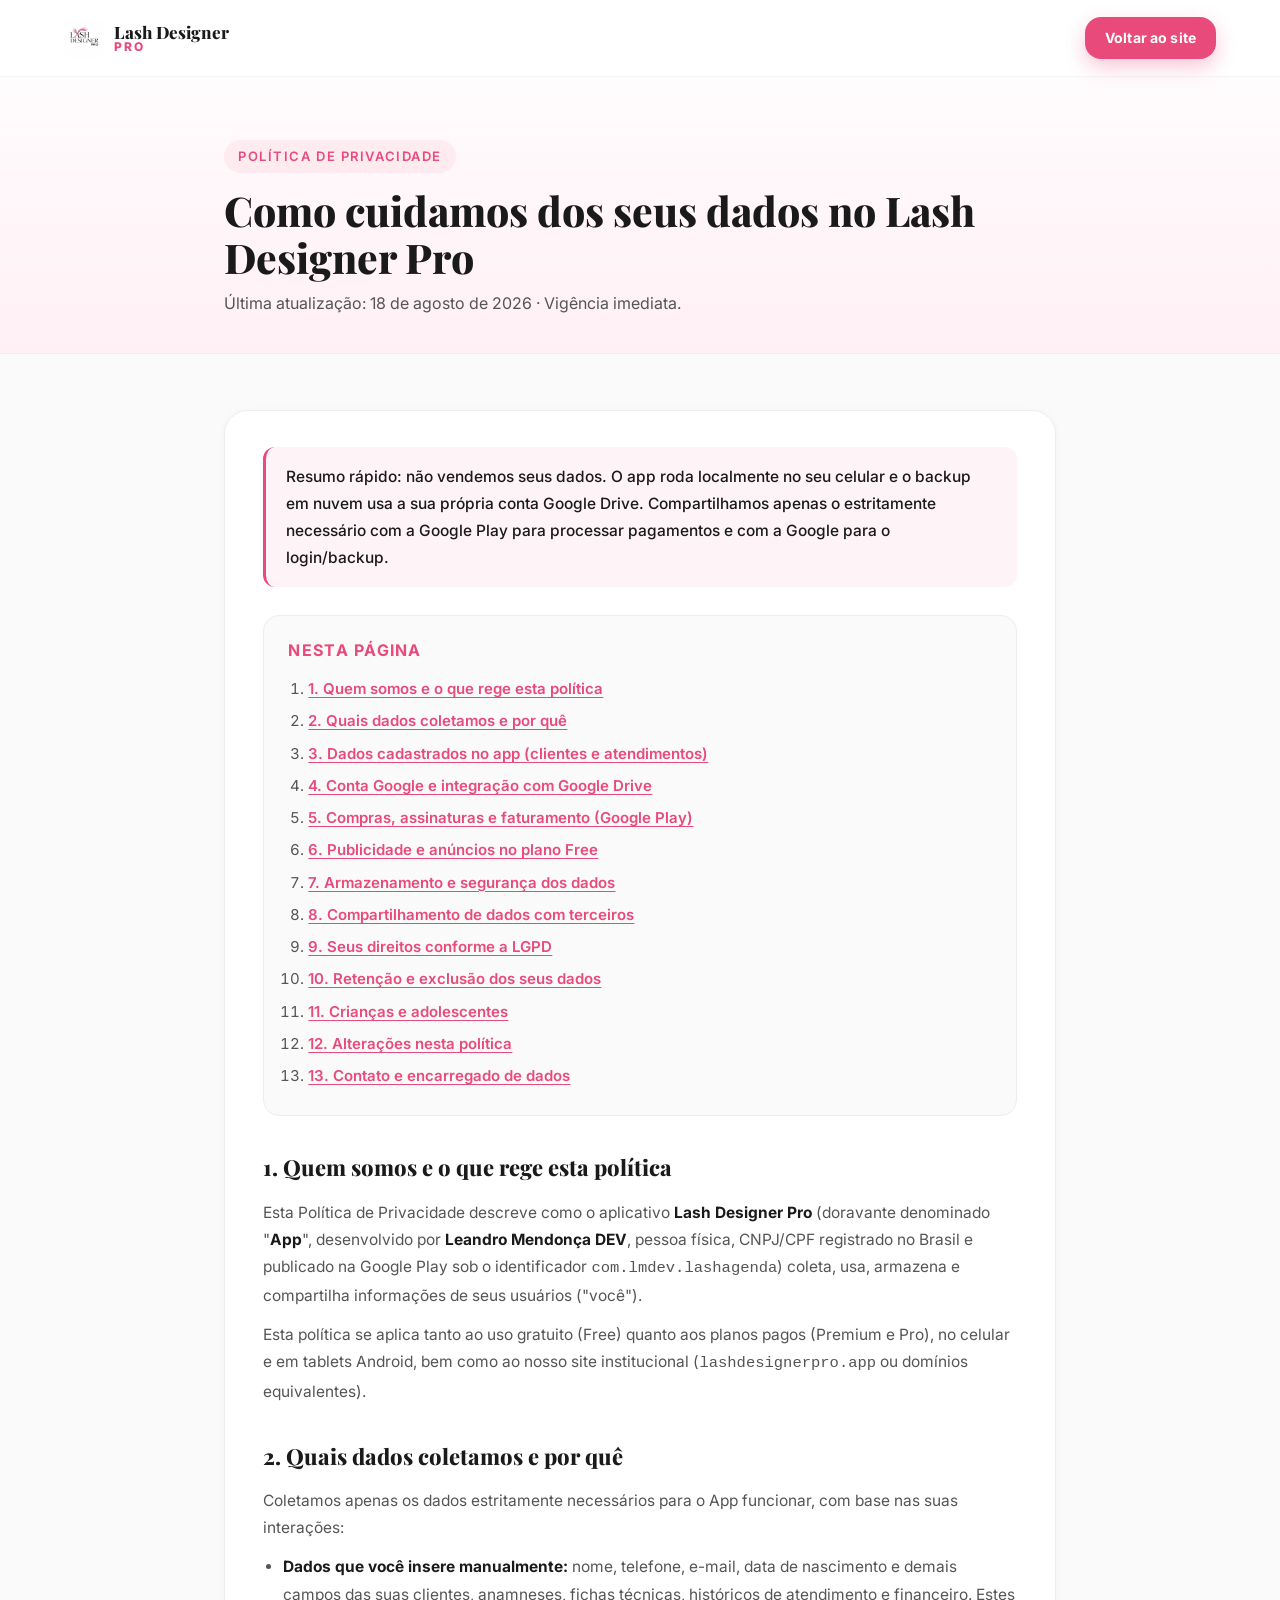
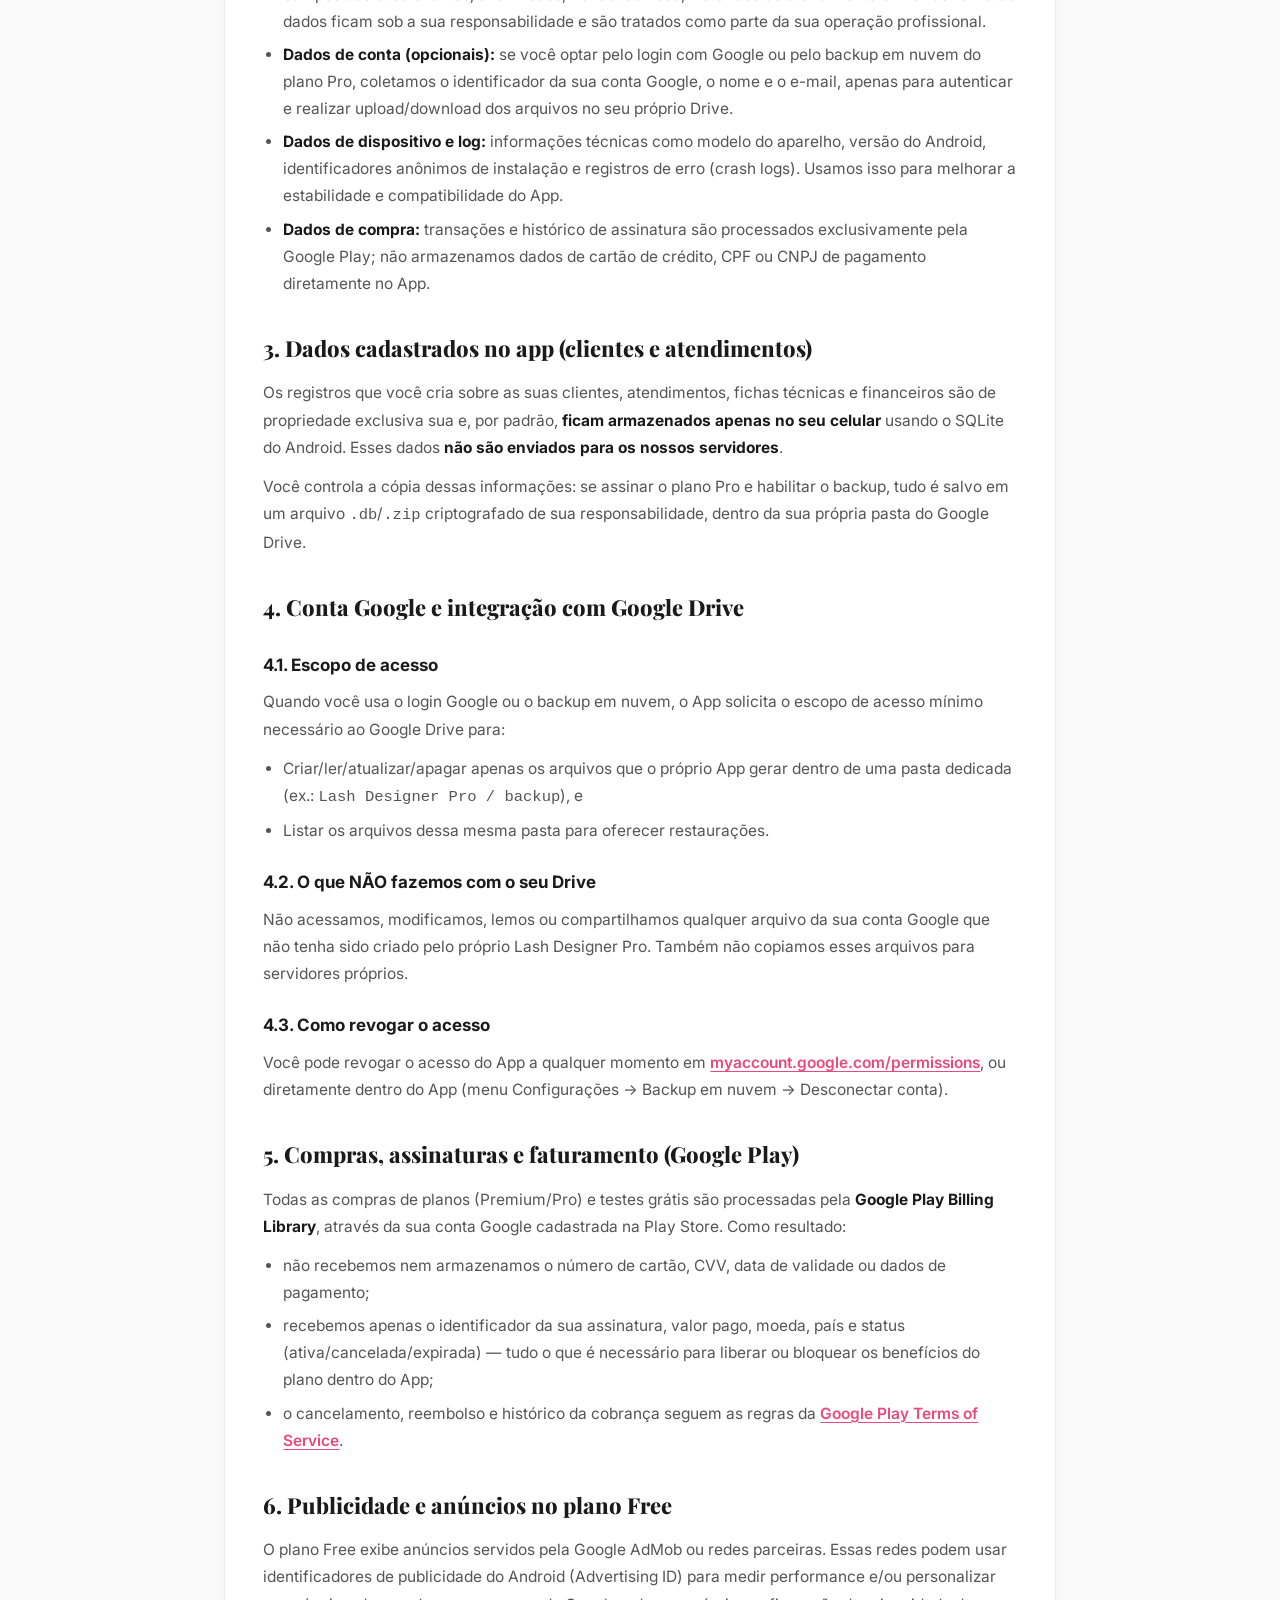
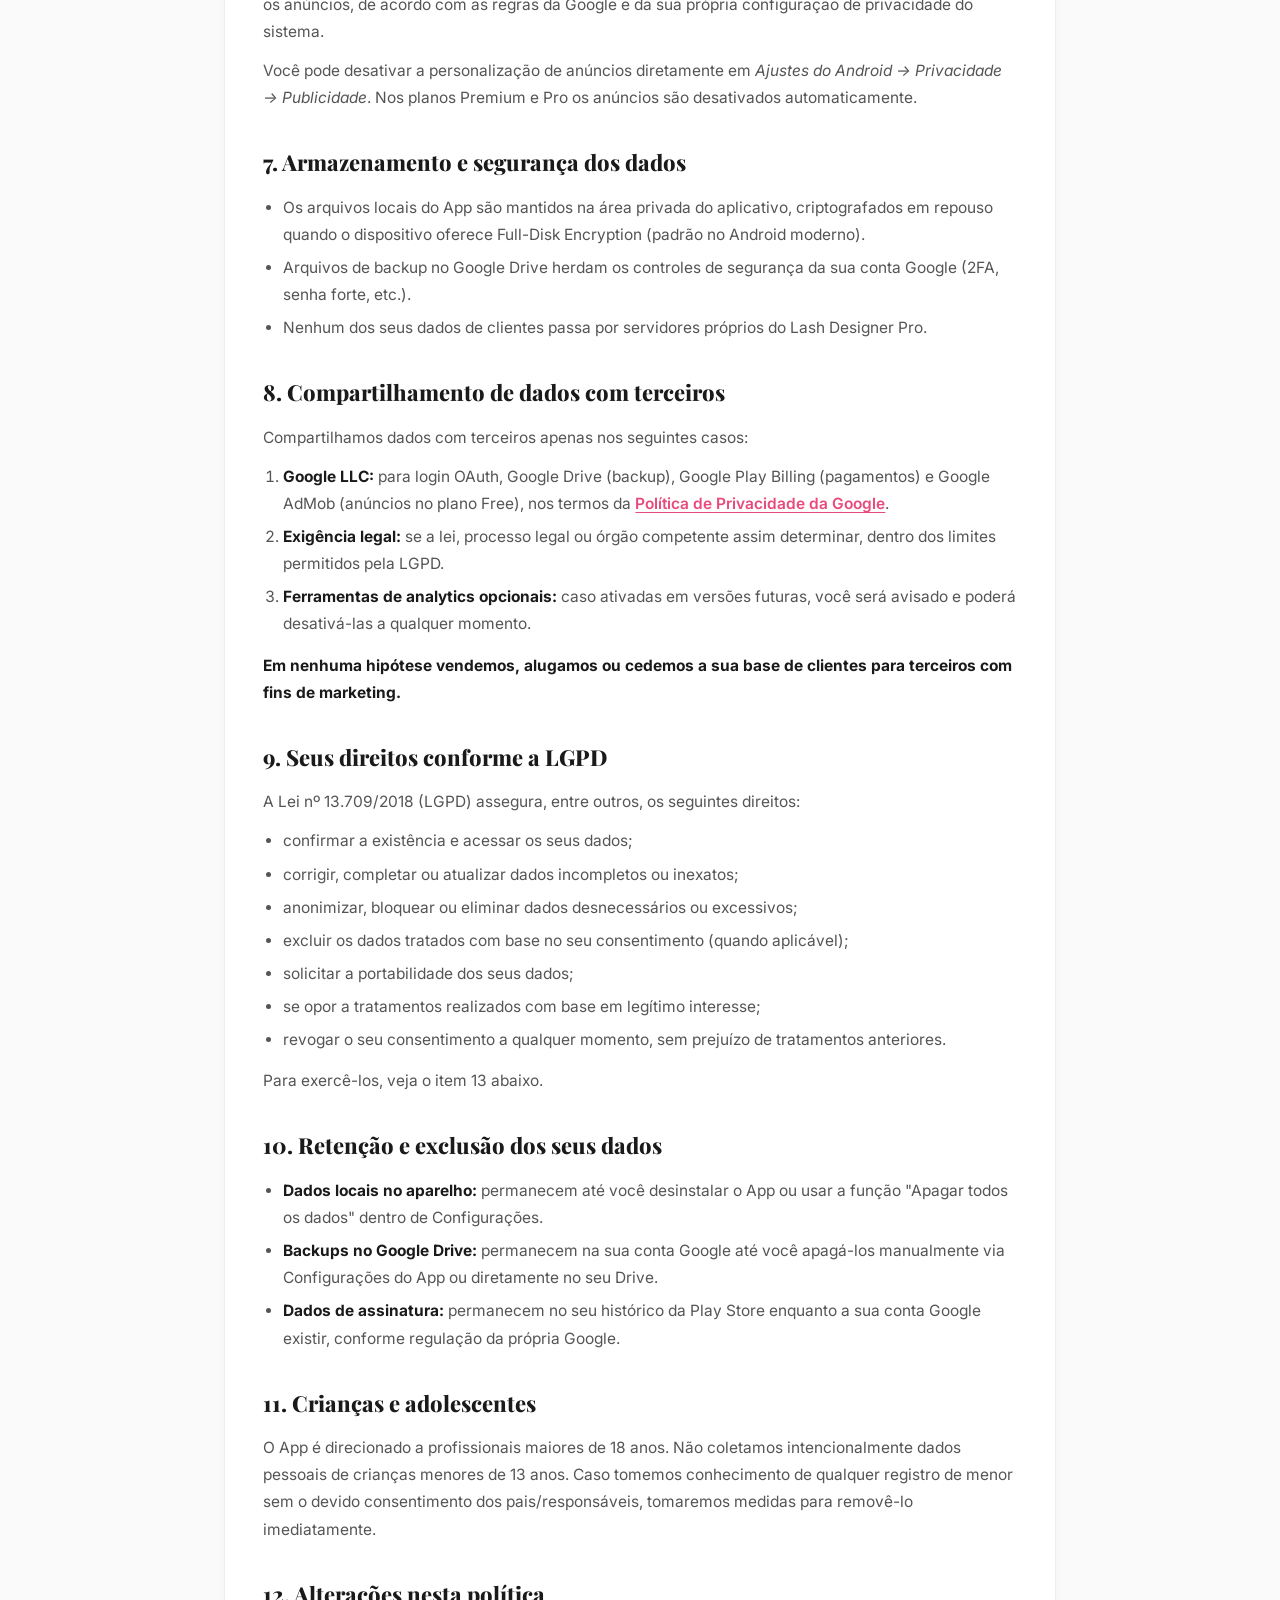
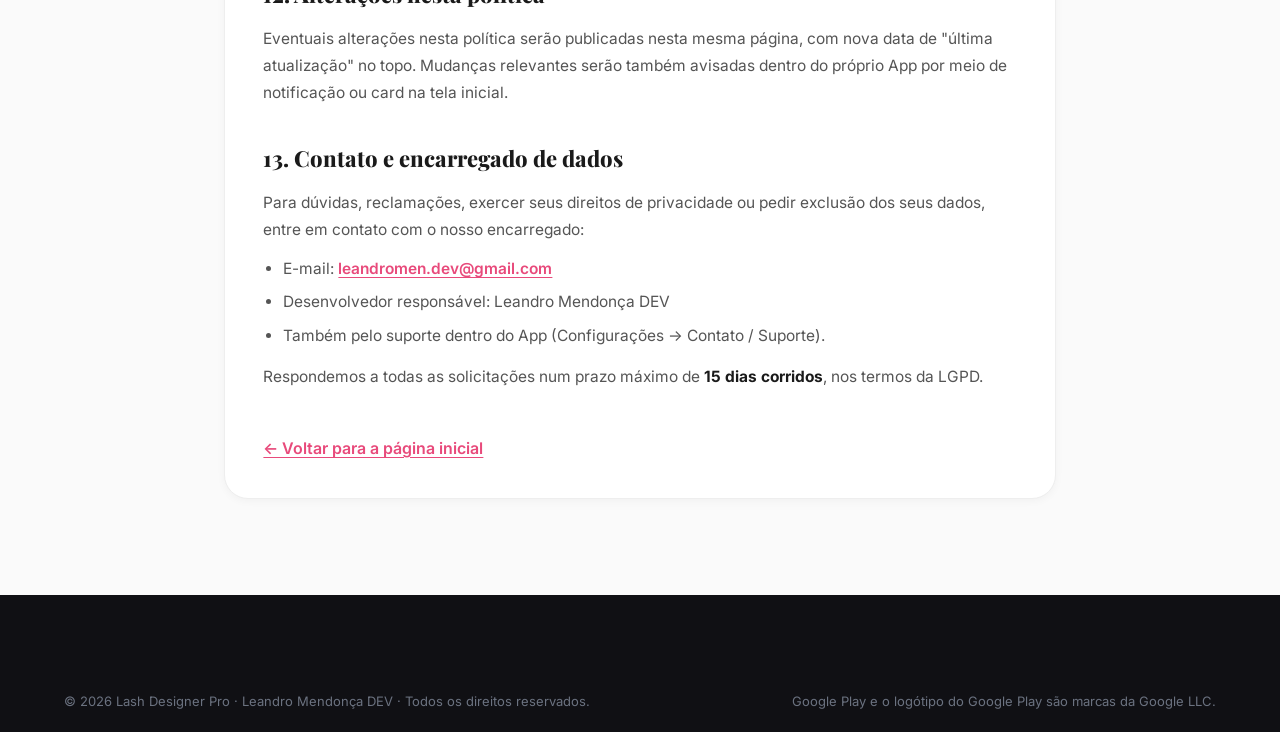
<file: privacidade.html>
<!DOCTYPE html>
<html lang="pt-BR">
<head>
  <meta charset="UTF-8" />
  <meta http-equiv="X-UA-Compatible" content="IE=edge" />
  <meta name="viewport" content="width=device-width, initial-scale=1.0" />
  <meta name="theme-color" content="#E84A7B" />

  <title>Política de Privacidade · Lash Designer Pro</title>
  <meta
    name="description"
    content="Política de privacidade do Lash Designer Pro: como tratamos os seus dados, compras no app, integração com Google Drive e seus direitos nos termos da LGPD."
  />
  <meta name="robots" content="index,follow" />
  <link rel="icon" type="image/png" href="assets/img/logo.png" />
  <link rel="preconnect" href="https://fonts.googleapis.com" />
  <link rel="preconnect" href="https://fonts.gstatic.com" crossorigin />
  <link
    href="https://fonts.googleapis.com/css2?family=Inter:wght@400;500;600;700&family=Playfair+Display:wght@700;800&display=swap"
    rel="stylesheet"
  />
  <link rel="stylesheet" href="css/styles.css" />
</head>
<body>
  <header class="navbar" id="navbar">
    <div class="container nav-container">
      <a href="index.html" class="brand" aria-label="Voltar para início">
        <img src="assets/img/logo.png" alt="Logo Lash Designer Pro" class="brand-logo" />
        <div class="brand-text">
          <span class="brand-title">Lash Designer</span>
          <span class="brand-sub">PRO</span>
        </div>
      </a>
      <a class="btn btn-primary btn-sm nav-cta" href="index.html">Voltar ao site</a>
    </div>
  </header>

  <main>
    <section class="legal-hero">
      <div class="container">
        <span class="eyebrow">Política de Privacidade</span>
        <h1>Como cuidamos dos seus dados no Lash Designer Pro</h1>
        <p>Última atualização: 18 de agosto de 2026 · Vigência imediata.</p>
      </div>
    </section>

    <section class="legal-content">
      <div class="container">
        <article class="legal-card">
          <div class="legal-summary">
            <p>
              Resumo rápido: não vendemos seus dados. O app roda localmente no
              seu celular e o backup em nuvem usa a sua própria conta Google
              Drive. Compartilhamos apenas o estritamente necessário com a
              Google Play para processar pagamentos e com a Google para o
              login/backup.
            </p>
          </div>

          <div class="legal-toc">
            <h2>Nesta página</h2>
            <ol>
              <li><a href="#s1">1. Quem somos e o que rege esta política</a></li>
              <li><a href="#s2">2. Quais dados coletamos e por quê</a></li>
              <li><a href="#s3">3. Dados cadastrados no app (clientes e atendimentos)</a></li>
              <li><a href="#s4">4. Conta Google e integração com Google Drive</a></li>
              <li><a href="#s5">5. Compras, assinaturas e faturamento (Google Play)</a></li>
              <li><a href="#s6">6. Publicidade e anúncios no plano Free</a></li>
              <li><a href="#s7">7. Armazenamento e segurança dos dados</a></li>
              <li><a href="#s8">8. Compartilhamento de dados com terceiros</a></li>
              <li><a href="#s9">9. Seus direitos conforme a LGPD</a></li>
              <li><a href="#s10">10. Retenção e exclusão dos seus dados</a></li>
              <li><a href="#s11">11. Crianças e adolescentes</a></li>
              <li><a href="#s12">12. Alterações nesta política</a></li>
              <li><a href="#s13">13. Contato e encarregado de dados</a></li>
            </ol>
          </div>

          <h2 id="s1">1. Quem somos e o que rege esta política</h2>
          <p>
            Esta Política de Privacidade descreve como o aplicativo
            <strong>Lash Designer Pro</strong> (doravante denominado
            "<strong>App</strong>", desenvolvido por <strong>Leandro Mendonça
            DEV</strong>, pessoa física, CNPJ/CPF registrado no Brasil e
            publicado na Google Play sob o identificador
            <code>com.lmdev.lashagenda</code>) coleta, usa, armazena e
            compartilha informações de seus usuários ("você").
          </p>
          <p>
            Esta política se aplica tanto ao uso gratuito (Free) quanto aos
            planos pagos (Premium e Pro), no celular e em tablets Android, bem
            como ao nosso site institucional (<code>lashdesignerpro.app</code>
            ou domínios equivalentes).
          </p>

          <h2 id="s2">2. Quais dados coletamos e por quê</h2>
          <p>
            Coletamos apenas os dados estritamente necessários para o App
            funcionar, com base nas suas interações:
          </p>
          <ul>
            <li>
              <strong>Dados que você insere manualmente:</strong> nome,
              telefone, e-mail, data de nascimento e demais campos das suas
              clientes, anamneses, fichas técnicas, históricos de atendimento
              e financeiro. Estes dados ficam sob a sua responsabilidade e são
              tratados como parte da sua operação profissional.
            </li>
            <li>
              <strong>Dados de conta (opcionais):</strong> se você optar pelo
              login com Google ou pelo backup em nuvem do plano Pro, coletamos
              o identificador da sua conta Google, o nome e o e-mail, apenas
              para autenticar e realizar upload/download dos arquivos no seu
              próprio Drive.
            </li>
            <li>
              <strong>Dados de dispositivo e log:</strong> informações técnicas
              como modelo do aparelho, versão do Android, identificadores
              anônimos de instalação e registros de erro (crash logs). Usamos
              isso para melhorar a estabilidade e compatibilidade do App.
            </li>
            <li>
              <strong>Dados de compra:</strong> transações e histórico de
              assinatura são processados exclusivamente pela Google Play; não
              armazenamos dados de cartão de crédito, CPF ou CNPJ de pagamento
              diretamente no App.
            </li>
          </ul>

          <h2 id="s3">3. Dados cadastrados no app (clientes e atendimentos)</h2>
          <p>
            Os registros que você cria sobre as suas clientes, atendimentos,
            fichas técnicas e financeiros são de propriedade exclusiva sua e,
            por padrão, <strong>ficam armazenados apenas no seu celular</strong>
            usando o SQLite do Android. Esses dados <strong>não são enviados
            para os nossos servidores</strong>.
          </p>
          <p>
            Você controla a cópia dessas informações: se assinar o plano Pro
            e habilitar o backup, tudo é salvo em um arquivo
            <code>.db</code>/<code>.zip</code>
            criptografado de sua responsabilidade, dentro da sua própria pasta
            do Google Drive.
          </p>

          <h2 id="s4">4. Conta Google e integração com Google Drive</h2>
          <h3>4.1. Escopo de acesso</h3>
          <p>
            Quando você usa o login Google ou o backup em nuvem, o App solicita
            o escopo de acesso mínimo necessário ao Google Drive para:
          </p>
          <ul>
            <li>
              Criar/ler/atualizar/apagar apenas os arquivos que o próprio App
              gerar dentro de uma pasta dedicada (ex.:
              <code>Lash Designer Pro / backup</code>), e
            </li>
            <li>
              Listar os arquivos dessa mesma pasta para oferecer restaurações.
            </li>
          </ul>
          <h3>4.2. O que NÃO fazemos com o seu Drive</h3>
          <p>
            Não acessamos, modificamos, lemos ou compartilhamos qualquer
            arquivo da sua conta Google que não tenha sido criado pelo próprio
            Lash Designer Pro. Também não copiamos esses arquivos para
            servidores próprios.
          </p>
          <h3>4.3. Como revogar o acesso</h3>
          <p>
            Você pode revogar o acesso do App a qualquer momento em
            <a
              href="https://myaccount.google.com/permissions"
              target="_blank"
              rel="noopener"
              >myaccount.google.com/permissions</a
            >, ou diretamente dentro do App (menu Configurações → Backup em
            nuvem → Desconectar conta).
          </p>

          <h2 id="s5">5. Compras, assinaturas e faturamento (Google Play)</h2>
          <p>
            Todas as compras de planos (Premium/Pro) e testes grátis são
            processadas pela <strong>Google Play Billing Library</strong>,
            através da sua conta Google cadastrada na Play Store. Como
            resultado:
          </p>
          <ul>
            <li>
              não recebemos nem armazenamos o número de cartão, CVV, data de
              validade ou dados de pagamento;
            </li>
            <li>
              recebemos apenas o identificador da sua assinatura, valor pago,
              moeda, país e status (ativa/cancelada/expirada) — tudo o que é
              necessário para liberar ou bloquear os benefícios do plano dentro
              do App;
            </li>
            <li>
              o cancelamento, reembolso e histórico da cobrança seguem as
              regras da
              <a
                href="https://play.google.com/about/play-terms/"
                target="_blank"
                rel="noopener"
                >Google Play Terms of Service</a
              >.
            </li>
          </ul>

          <h2 id="s6">6. Publicidade e anúncios no plano Free</h2>
          <p>
            O plano Free exibe anúncios servidos pela Google AdMob ou redes
            parceiras. Essas redes podem usar identificadores de publicidade
            do Android (Advertising ID) para medir performance e/ou personalizar
            os anúncios, de acordo com as regras da Google e da sua própria
            configuração de privacidade do sistema.
          </p>
          <p>
            Você pode desativar a personalização de anúncios diretamente em
            <em>Ajustes do Android → Privacidade → Publicidade</em>. Nos planos
            Premium e Pro os anúncios são desativados automaticamente.
          </p>

          <h2 id="s7">7. Armazenamento e segurança dos dados</h2>
          <ul>
            <li>
              Os arquivos locais do App são mantidos na área privada do
              aplicativo, criptografados em repouso quando o dispositivo oferece
              Full-Disk Encryption (padrão no Android moderno).
            </li>
            <li>
              Arquivos de backup no Google Drive herdam os controles de
              segurança da sua conta Google (2FA, senha forte, etc.).
            </li>
            <li>
              Nenhum dos seus dados de clientes passa por servidores próprios
              do Lash Designer Pro.
            </li>
          </ul>

          <h2 id="s8">8. Compartilhamento de dados com terceiros</h2>
          <p>
            Compartilhamos dados com terceiros apenas nos seguintes casos:
          </p>
          <ol>
            <li>
              <strong>Google LLC:</strong> para login OAuth, Google Drive
              (backup), Google Play Billing (pagamentos) e Google AdMob
              (anúncios no plano Free), nos termos da
              <a
                href="https://policies.google.com/privacy?hl=pt-BR"
                target="_blank"
                rel="noopener"
                >Política de Privacidade da Google</a
              >.
            </li>
            <li>
              <strong>Exigência legal:</strong> se a lei, processo legal ou
              órgão competente assim determinar, dentro dos limites permitidos
              pela LGPD.
            </li>
            <li>
              <strong>Ferramentas de analytics opcionais:</strong> caso
              ativadas em versões futuras, você será avisado e poderá
              desativá-las a qualquer momento.
            </li>
          </ol>
          <p>
            <strong>Em nenhuma hipótese vendemos, alugamos ou cedemos a sua
            base de clientes para terceiros com fins de marketing.</strong>
          </p>

          <h2 id="s9">9. Seus direitos conforme a LGPD</h2>
          <p>
            A Lei nº 13.709/2018 (LGPD) assegura, entre outros, os seguintes
            direitos:
          </p>
          <ul>
            <li>confirmar a existência e acessar os seus dados;</li>
            <li>
              corrigir, completar ou atualizar dados incompletos ou inexatos;
            </li>
            <li>
              anonimizar, bloquear ou eliminar dados desnecessários ou
              excessivos;
            </li>
            <li>
              excluir os dados tratados com base no seu consentimento
              (quando aplicável);
            </li>
            <li>solicitar a portabilidade dos seus dados;</li>
            <li>
              se opor a tratamentos realizados com base em legítimo interesse;
            </li>
            <li>
              revogar o seu consentimento a qualquer momento, sem prejuízo de
              tratamentos anteriores.
            </li>
          </ul>
          <p>
            Para exercê-los, veja o item 13 abaixo.
          </p>

          <h2 id="s10">10. Retenção e exclusão dos seus dados</h2>
          <ul>
            <li>
              <strong>Dados locais no aparelho:</strong> permanecem até você
              desinstalar o App ou usar a função "Apagar todos os dados" dentro
              de Configurações.
            </li>
            <li>
              <strong>Backups no Google Drive:</strong> permanecem na sua conta
              Google até você apagá-los manualmente via Configurações do App ou
              diretamente no seu Drive.
            </li>
            <li>
              <strong>Dados de assinatura:</strong> permanecem no seu
              histórico da Play Store enquanto a sua conta Google existir,
              conforme regulação da própria Google.
            </li>
          </ul>

          <h2 id="s11">11. Crianças e adolescentes</h2>
          <p>
            O App é direcionado a profissionais maiores de 18 anos. Não
            coletamos intencionalmente dados pessoais de crianças menores de
            13 anos. Caso tomemos conhecimento de qualquer registro de menor
            sem o devido consentimento dos pais/responsáveis, tomaremos medidas
            para removê-lo imediatamente.
          </p>

          <h2 id="s12">12. Alterações nesta política</h2>
          <p>
            Eventuais alterações nesta política serão publicadas nesta mesma
            página, com nova data de "última atualização" no topo. Mudanças
            relevantes serão também avisadas dentro do próprio App por meio de
            notificação ou card na tela inicial.
          </p>

          <h2 id="s13">13. Contato e encarregado de dados</h2>
          <p>
            Para dúvidas, reclamações, exercer seus direitos de privacidade ou
            pedir exclusão dos seus dados, entre em contato com o nosso
            encarregado:
          </p>
          <ul>
            <li>
              E-mail:
              <a href="mailto:leandromen.dev@gmail.com"
                >leandromen.dev@gmail.com</a
              >
            </li>
            <li>Desenvolvedor responsável: Leandro Mendonça DEV</li>
            <li>
              Também pelo suporte dentro do App (Configurações → Contato /
              Suporte).
            </li>
          </ul>
          <p>
            Respondemos a todas as solicitações num prazo máximo de <strong>15
            dias corridos</strong>, nos termos da LGPD.
          </p>

          <a href="index.html" class="legal-footer-back">← Voltar para a página inicial</a>
        </article>
      </div>
    </section>
  </main>

  <footer class="footer">
    <div class="container footer-bottom">
      <p>© <span id="year"></span> Lash Designer Pro · Leandro Mendonça DEV · Todos os direitos reservados.</p>
      <p class="footer-disclaimer">
        Google Play e o logótipo do Google Play são marcas da Google LLC.
      </p>
    </div>
  </footer>

  <script src="js/main.js" defer></script>
</body>
</html>
</file>
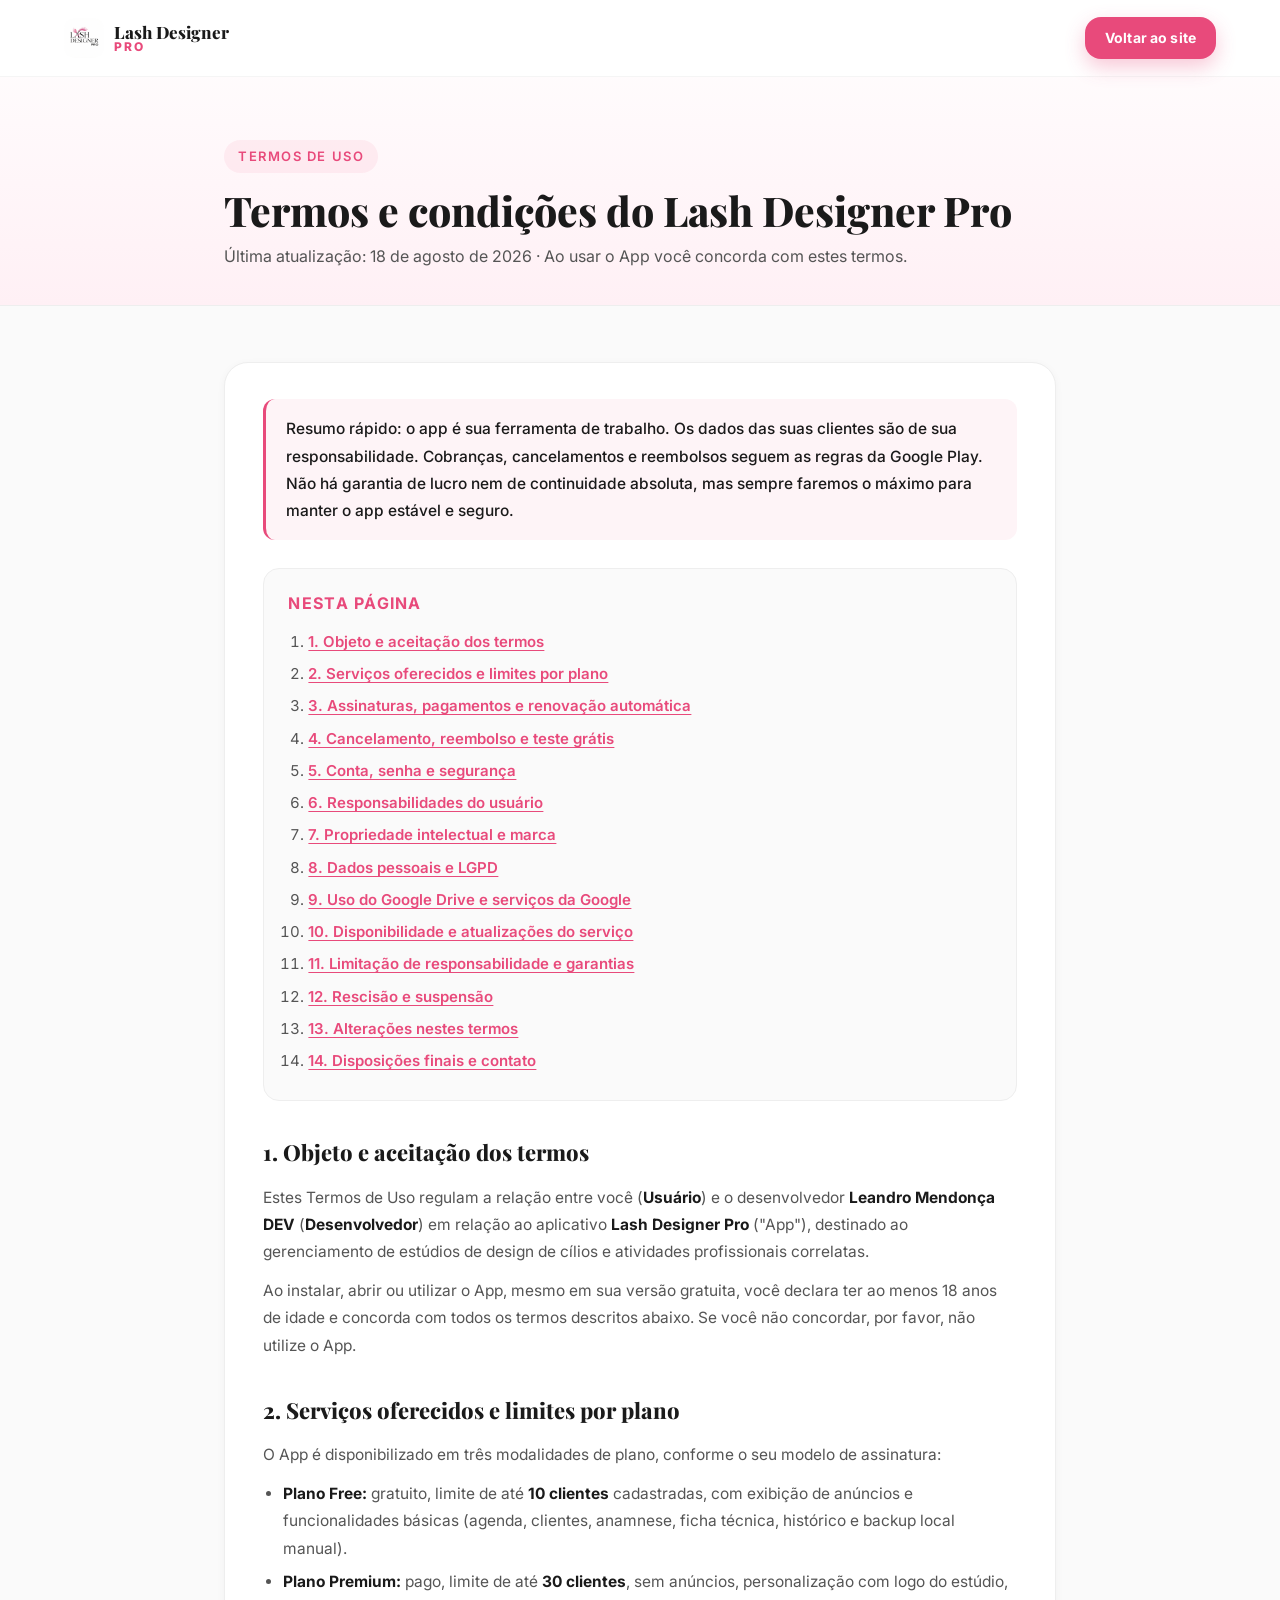
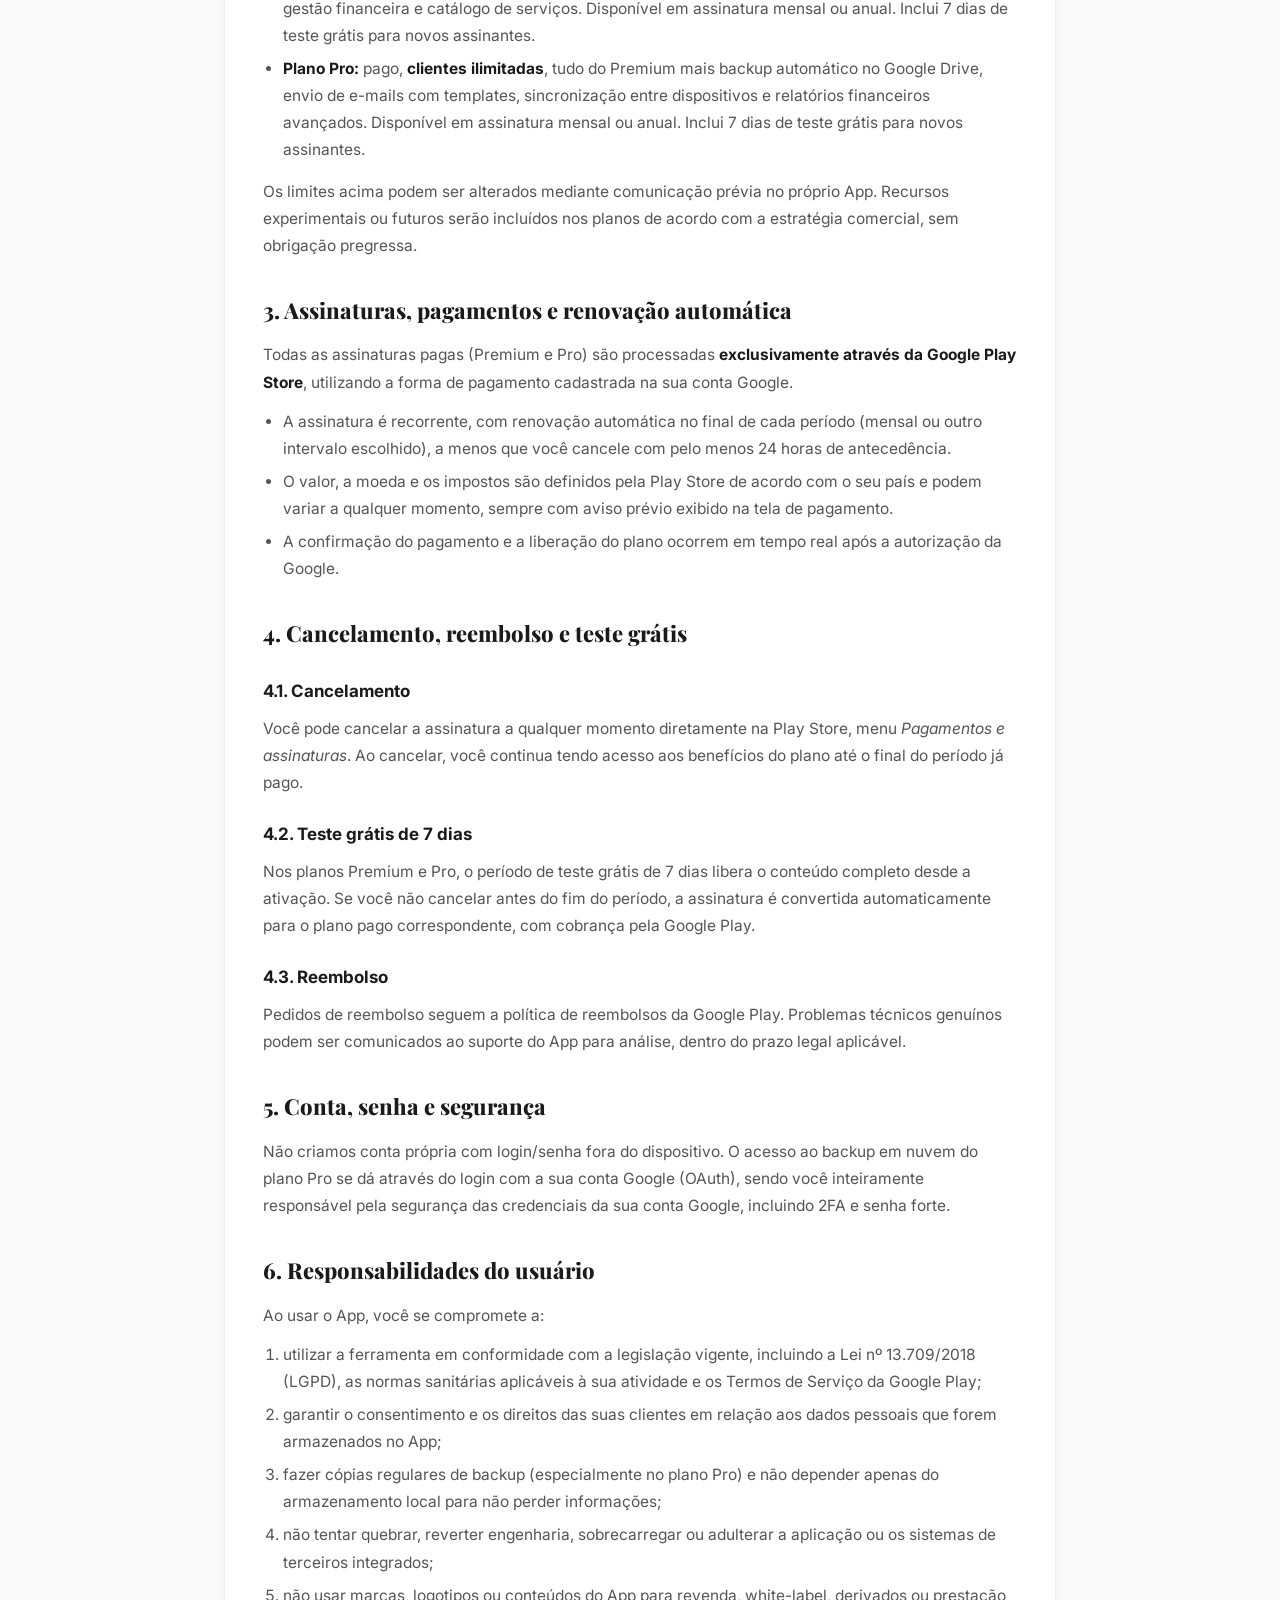
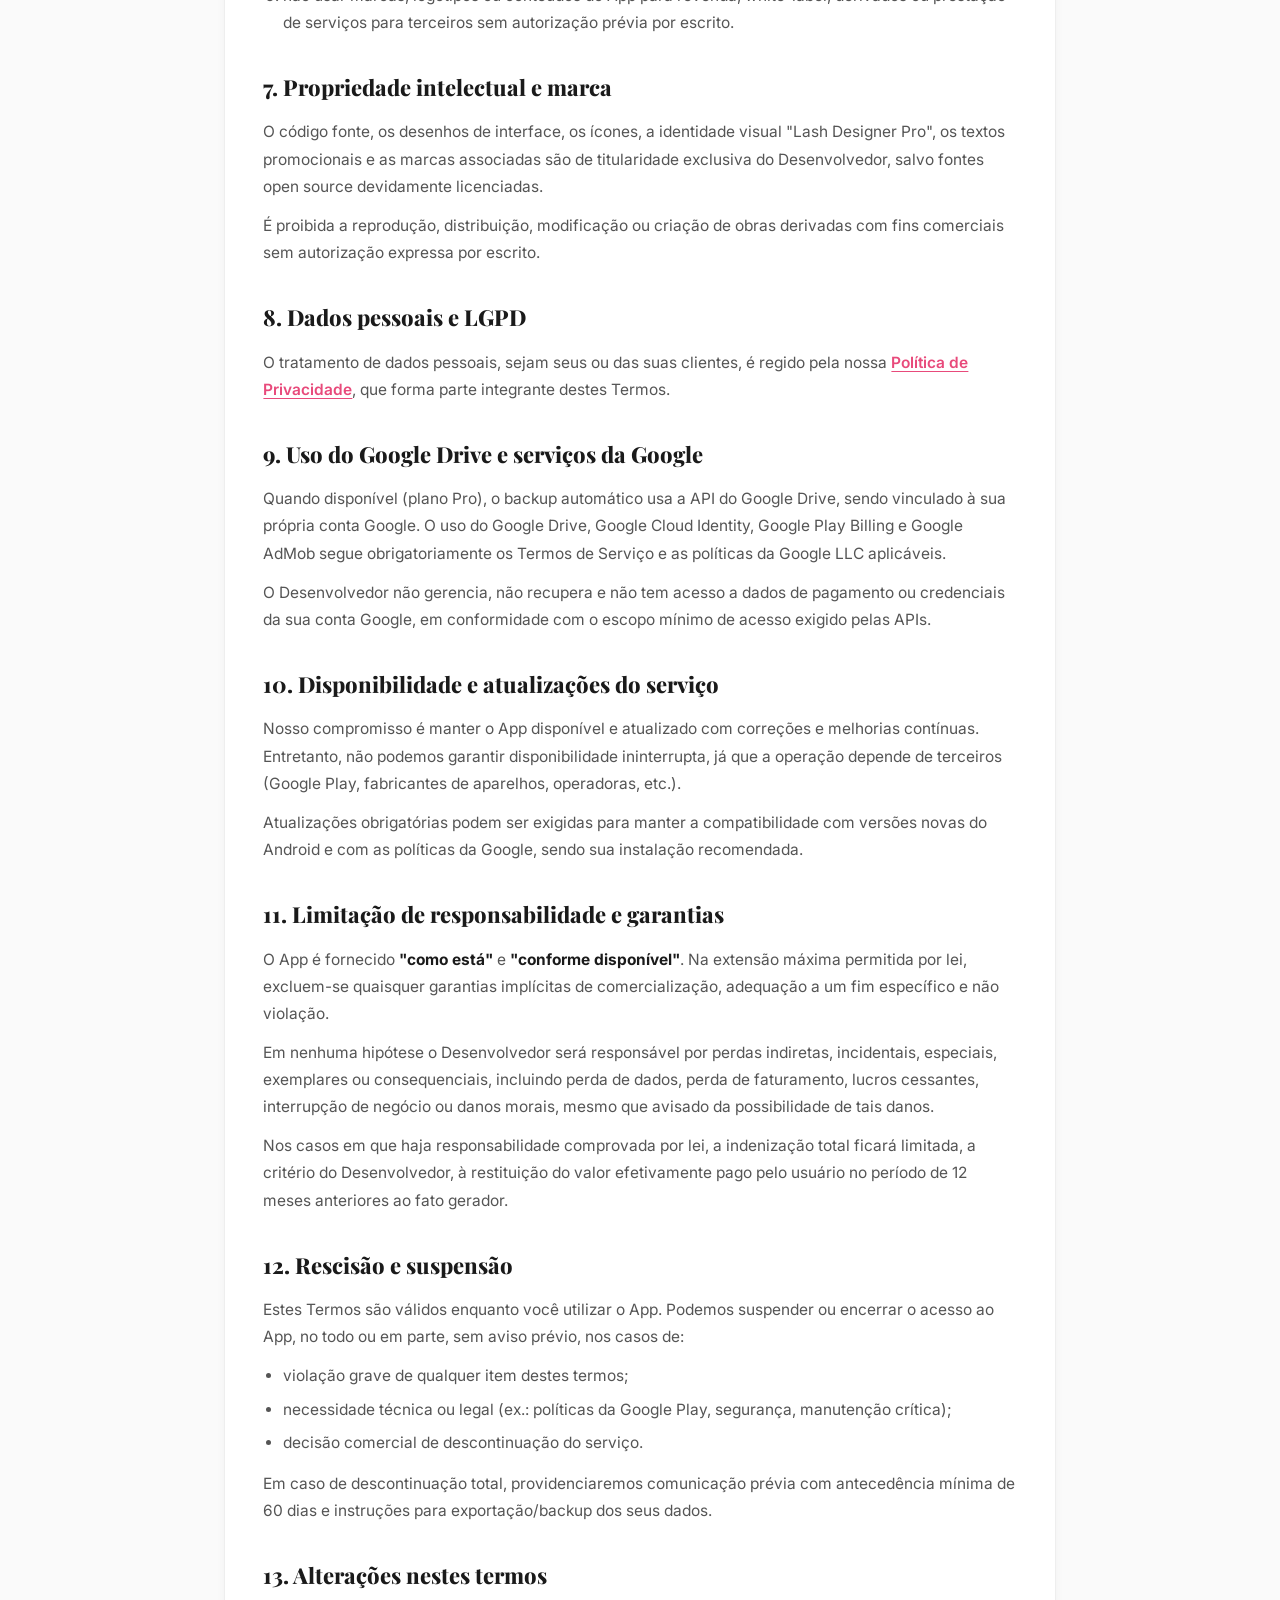
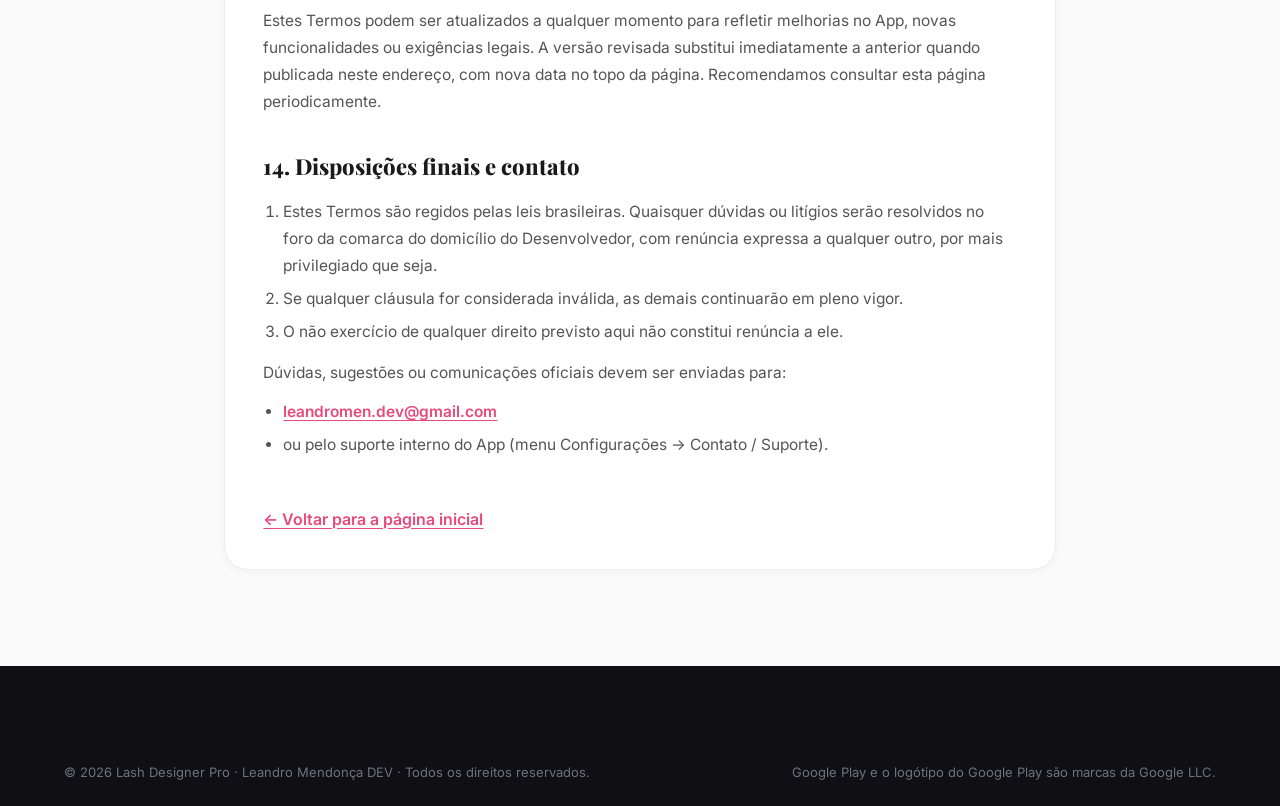
<file: termos.html>
<!DOCTYPE html>
<html lang="pt-BR">
<head>
  <meta charset="UTF-8" />
  <meta http-equiv="X-UA-Compatible" content="IE=edge" />
  <meta name="viewport" content="width=device-width, initial-scale=1.0" />
  <meta name="theme-color" content="#E84A7B" />

  <title>Termos de Uso · Lash Designer Pro</title>
  <meta
    name="description"
    content="Termos de Uso do Lash Designer Pro: condições de acesso, planos Free/Premium/Pro, assinaturas via Google Play, responsabilidades e limitações."
  />
  <meta name="robots" content="index,follow" />
  <link rel="icon" type="image/png" href="assets/img/logo.png" />
  <link rel="preconnect" href="https://fonts.googleapis.com" />
  <link rel="preconnect" href="https://fonts.gstatic.com" crossorigin />
  <link
    href="https://fonts.googleapis.com/css2?family=Inter:wght@400;500;600;700&family=Playfair+Display:wght@700;800&display=swap"
    rel="stylesheet"
  />
  <link rel="stylesheet" href="css/styles.css" />
</head>
<body>
  <header class="navbar" id="navbar">
    <div class="container nav-container">
      <a href="index.html" class="brand" aria-label="Voltar para início">
        <img src="assets/img/logo.png" alt="Logo Lash Designer Pro" class="brand-logo" />
        <div class="brand-text">
          <span class="brand-title">Lash Designer</span>
          <span class="brand-sub">PRO</span>
        </div>
      </a>
      <a class="btn btn-primary btn-sm nav-cta" href="index.html">Voltar ao site</a>
    </div>
  </header>

  <main>
    <section class="legal-hero">
      <div class="container">
        <span class="eyebrow">Termos de Uso</span>
        <h1>Termos e condições do Lash Designer Pro</h1>
        <p>Última atualização: 18 de agosto de 2026 · Ao usar o App você concorda com estes termos.</p>
      </div>
    </section>

    <section class="legal-content">
      <div class="container">
        <article class="legal-card">
          <div class="legal-summary">
            <p>
              Resumo rápido: o app é sua ferramenta de trabalho. Os dados das
              suas clientes são de sua responsabilidade. Cobranças,
              cancelamentos e reembolsos seguem as regras da Google Play. Não
              há garantia de lucro nem de continuidade absoluta, mas sempre
              faremos o máximo para manter o app estável e seguro.
            </p>
          </div>

          <div class="legal-toc">
            <h2>Nesta página</h2>
            <ol>
              <li><a href="#t1">1. Objeto e aceitação dos termos</a></li>
              <li><a href="#t2">2. Serviços oferecidos e limites por plano</a></li>
              <li><a href="#t3">3. Assinaturas, pagamentos e renovação automática</a></li>
              <li><a href="#t4">4. Cancelamento, reembolso e teste grátis</a></li>
              <li><a href="#t5">5. Conta, senha e segurança</a></li>
              <li><a href="#t6">6. Responsabilidades do usuário</a></li>
              <li><a href="#t7">7. Propriedade intelectual e marca</a></li>
              <li><a href="#t8">8. Dados pessoais e LGPD</a></li>
              <li><a href="#t9">9. Uso do Google Drive e serviços da Google</a></li>
              <li><a href="#t10">10. Disponibilidade e atualizações do serviço</a></li>
              <li><a href="#t11">11. Limitação de responsabilidade e garantias</a></li>
              <li><a href="#t12">12. Rescisão e suspensão</a></li>
              <li><a href="#t13">13. Alterações nestes termos</a></li>
              <li><a href="#t14">14. Disposições finais e contato</a></li>
            </ol>
          </div>

          <h2 id="t1">1. Objeto e aceitação dos termos</h2>
          <p>
            Estes Termos de Uso regulam a relação entre você (<strong>Usuário</strong>)
            e o desenvolvedor <strong>Leandro Mendonça DEV</strong>
            (<strong>Desenvolvedor</strong>) em relação ao aplicativo <strong>Lash
            Designer Pro</strong> ("App"), destinado ao gerenciamento de
            estúdios de design de cílios e atividades profissionais correlatas.
          </p>
          <p>
            Ao instalar, abrir ou utilizar o App, mesmo em sua versão gratuita,
            você declara ter ao menos 18 anos de idade e concorda com todos os
            termos descritos abaixo. Se você não concordar, por favor, não
            utilize o App.
          </p>

          <h2 id="t2">2. Serviços oferecidos e limites por plano</h2>
          <p>
            O App é disponibilizado em três modalidades de plano, conforme o
            seu modelo de assinatura:
          </p>
          <ul>
            <li>
              <strong>Plano Free:</strong> gratuito, limite de até
              <strong>10 clientes</strong> cadastradas, com exibição de
              anúncios e funcionalidades básicas (agenda, clientes,
              anamnese, ficha técnica, histórico e backup local manual).
            </li>
            <li>
              <strong>Plano Premium:</strong> pago, limite de até
              <strong>30 clientes</strong>, sem anúncios, personalização com
              logo do estúdio, gestão financeira e catálogo de serviços.
              Disponível em assinatura mensal ou anual. Inclui 7 dias de
              teste grátis para novos assinantes.
            </li>
            <li>
              <strong>Plano Pro:</strong> pago, <strong>clientes ilimitadas</strong>,
              tudo do Premium mais backup automático no Google Drive, envio de
              e-mails com templates, sincronização entre dispositivos e
              relatórios financeiros avançados. Disponível em assinatura
              mensal ou anual. Inclui 7 dias de teste grátis para novos
              assinantes.
            </li>
          </ul>
          <p>
            Os limites acima podem ser alterados mediante comunicação prévia no
            próprio App. Recursos experimentais ou futuros serão incluídos nos
            planos de acordo com a estratégia comercial, sem obrigação
            pregressa.
          </p>

          <h2 id="t3">3. Assinaturas, pagamentos e renovação automática</h2>
          <p>
            Todas as assinaturas pagas (Premium e Pro) são processadas
            <strong>exclusivamente através da Google Play Store</strong>,
            utilizando a forma de pagamento cadastrada na sua conta Google.
          </p>
          <ul>
            <li>
              A assinatura é recorrente, com renovação automática no final de
              cada período (mensal ou outro intervalo escolhido), a menos que
              você cancele com pelo menos 24 horas de antecedência.
            </li>
            <li>
              O valor, a moeda e os impostos são definidos pela Play Store de
              acordo com o seu país e podem variar a qualquer momento, sempre
              com aviso prévio exibido na tela de pagamento.
            </li>
            <li>
              A confirmação do pagamento e a liberação do plano ocorrem em
              tempo real após a autorização da Google.
            </li>
          </ul>

          <h2 id="t4">4. Cancelamento, reembolso e teste grátis</h2>
          <h3>4.1. Cancelamento</h3>
          <p>
            Você pode cancelar a assinatura a qualquer momento diretamente na
            Play Store, menu <em>Pagamentos e assinaturas</em>. Ao cancelar,
            você continua tendo acesso aos benefícios do plano até o final do
            período já pago.
          </p>
          <h3>4.2. Teste grátis de 7 dias</h3>
          <p>
            Nos planos Premium e Pro, o período de teste grátis de 7 dias libera
            o conteúdo completo desde a ativação. Se você não cancelar antes do
            fim do período, a assinatura é convertida automaticamente para o
            plano pago correspondente, com cobrança pela Google Play.
          </p>
          <h3>4.3. Reembolso</h3>
          <p>
            Pedidos de reembolso seguem a política de reembolsos da Google
            Play. Problemas técnicos genuínos podem ser comunicados ao suporte
            do App para análise, dentro do prazo legal aplicável.
          </p>

          <h2 id="t5">5. Conta, senha e segurança</h2>
          <p>
            Não criamos conta própria com login/senha fora do dispositivo. O
            acesso ao backup em nuvem do plano Pro se dá através do login com
            a sua conta Google (OAuth), sendo você inteiramente responsável
            pela segurança das credenciais da sua conta Google, incluindo 2FA
            e senha forte.
          </p>

          <h2 id="t6">6. Responsabilidades do usuário</h2>
          <p>Ao usar o App, você se compromete a:</p>
          <ol>
            <li>
              utilizar a ferramenta em conformidade com a legislação vigente,
              incluindo a Lei nº 13.709/2018 (LGPD), as normas sanitárias
              aplicáveis à sua atividade e os Termos de Serviço da Google
              Play;
            </li>
            <li>
              garantir o consentimento e os direitos das suas clientes em
              relação aos dados pessoais que forem armazenados no App;
            </li>
            <li>
              fazer cópias regulares de backup (especialmente no plano Pro) e
              não depender apenas do armazenamento local para não perder
              informações;
            </li>
            <li>
              não tentar quebrar, reverter engenharia, sobrecarregar ou
              adulterar a aplicação ou os sistemas de terceiros integrados;
            </li>
            <li>
              não usar marcas, logotipos ou conteúdos do App para revenda,
              white-label, derivados ou prestação de serviços para terceiros
              sem autorização prévia por escrito.
            </li>
          </ol>

          <h2 id="t7">7. Propriedade intelectual e marca</h2>
          <p>
            O código fonte, os desenhos de interface, os ícones, a identidade
            visual "Lash Designer Pro", os textos promocionais e as marcas
            associadas são de titularidade exclusiva do Desenvolvedor, salvo
            fontes open source devidamente licenciadas.
          </p>
          <p>
            É proibida a reprodução, distribuição, modificação ou criação de
            obras derivadas com fins comerciais sem autorização expressa por
            escrito.
          </p>

          <h2 id="t8">8. Dados pessoais e LGPD</h2>
          <p>
            O tratamento de dados pessoais, sejam seus ou das suas clientes, é
            regido pela nossa
            <a href="privacidade.html">Política de Privacidade</a>, que forma
            parte integrante destes Termos.
          </p>

          <h2 id="t9">9. Uso do Google Drive e serviços da Google</h2>
          <p>
            Quando disponível (plano Pro), o backup automático usa a API do
            Google Drive, sendo vinculado à sua própria conta Google. O uso do
            Google Drive, Google Cloud Identity, Google Play Billing e Google
            AdMob segue obrigatoriamente os Termos de Serviço e as políticas
            da Google LLC aplicáveis.
          </p>
          <p>
            O Desenvolvedor não gerencia, não recupera e não tem acesso a
            dados de pagamento ou credenciais da sua conta Google, em
            conformidade com o escopo mínimo de acesso exigido pelas APIs.
          </p>

          <h2 id="t10">10. Disponibilidade e atualizações do serviço</h2>
          <p>
            Nosso compromisso é manter o App disponível e atualizado com
            correções e melhorias contínuas. Entretanto, não podemos garantir
            disponibilidade ininterrupta, já que a operação depende de
            terceiros (Google Play, fabricantes de aparelhos, operadoras,
            etc.).
          </p>
          <p>
            Atualizações obrigatórias podem ser exigidas para manter a
            compatibilidade com versões novas do Android e com as políticas
            da Google, sendo sua instalação recomendada.
          </p>

          <h2 id="t11">11. Limitação de responsabilidade e garantias</h2>
          <p>
            O App é fornecido <strong>"como está"</strong> e
            <strong>"conforme disponível"</strong>. Na extensão máxima
            permitida por lei, excluem-se quaisquer garantias implícitas de
            comercialização, adequação a um fim específico e não violação.
          </p>
          <p>
            Em nenhuma hipótese o Desenvolvedor será responsável por perdas
            indiretas, incidentais, especiais, exemplares ou consequenciais,
            incluindo perda de dados, perda de faturamento, lucros cessantes,
            interrupção de negócio ou danos morais, mesmo que avisado da
            possibilidade de tais danos.
          </p>
          <p>
            Nos casos em que haja responsabilidade comprovada por lei, a
            indenização total ficará limitada, a critério do Desenvolvedor, à
            restituição do valor efetivamente pago pelo usuário no período de
            12 meses anteriores ao fato gerador.
          </p>

          <h2 id="t12">12. Rescisão e suspensão</h2>
          <p>
            Estes Termos são válidos enquanto você utilizar o App. Podemos
            suspender ou encerrar o acesso ao App, no todo ou em parte, sem
            aviso prévio, nos casos de:
          </p>
          <ul>
            <li>violação grave de qualquer item destes termos;</li>
            <li>
              necessidade técnica ou legal (ex.: políticas da Google Play,
              segurança, manutenção crítica);
            </li>
            <li>decisão comercial de descontinuação do serviço.</li>
          </ul>
          <p>
            Em caso de descontinuação total, providenciaremos comunicação
            prévia com antecedência mínima de 60 dias e instruções para
            exportação/backup dos seus dados.
          </p>

          <h2 id="t13">13. Alterações nestes termos</h2>
          <p>
            Estes Termos podem ser atualizados a qualquer momento para refletir
            melhorias no App, novas funcionalidades ou exigências legais. A
            versão revisada substitui imediatamente a anterior quando
            publicada neste endereço, com nova data no topo da página.
            Recomendamos consultar esta página periodicamente.
          </p>

          <h2 id="t14">14. Disposições finais e contato</h2>
          <ol>
            <li>
              Estes Termos são regidos pelas leis brasileiras. Quaisquer
              dúvidas ou litígios serão resolvidos no foro da comarca do
              domicílio do Desenvolvedor, com renúncia expressa a qualquer
              outro, por mais privilegiado que seja.
            </li>
            <li>
              Se qualquer cláusula for considerada inválida, as demais
              continuarão em pleno vigor.
            </li>
            <li>
              O não exercício de qualquer direito previsto aqui não constitui
              renúncia a ele.
            </li>
          </ol>
          <p>
            Dúvidas, sugestões ou comunicações oficiais devem ser enviadas
            para:
          </p>
          <ul>
            <li>
              <a href="mailto:leandromen.dev@gmail.com"
                >leandromen.dev@gmail.com</a
              >
            </li>
            <li>
              ou pelo suporte interno do App (menu Configurações → Contato /
              Suporte).
            </li>
          </ul>

          <a href="index.html" class="legal-footer-back">← Voltar para a página inicial</a>
        </article>
      </div>
    </section>
  </main>

  <footer class="footer">
    <div class="container footer-bottom">
      <p>© <span id="year"></span> Lash Designer Pro · Leandro Mendonça DEV · Todos os direitos reservados.</p>
      <p class="footer-disclaimer">
        Google Play e o logótipo do Google Play são marcas da Google LLC.
      </p>
    </div>
  </footer>

  <script src="js/main.js" defer></script>
</body>
</html>
</file>
<file: css/styles.css>
/* =========================================================
   Lash Designer Pro · Landing Page
   Paleta extraída do app (lib/src/core/theme.dart)
   ========================================================= */

:root {
  --primary: #e84a7b;
  --primary-dark: #d13b6b;
  --primary-soft: #fff0f5;
  --accent: #f39ab4;
  --text: #1a1a1a;
  --subtext: #555555;
  --bg: #fafafa;
  --white: #ffffff;
  --border: #eeeeee;
  --border-strong: #dddddd;
  --shadow-sm: 0 2px 8px rgba(0, 0, 0, 0.04);
  --shadow-md: 0 8px 24px rgba(232, 74, 123, 0.08);
  --shadow-lg: 0 20px 50px rgba(232, 74, 123, 0.15);
  --radius-sm: 8px;
  --radius-md: 12px;
  --radius-lg: 16px;
  --radius-xl: 24px;
  --container: 1200px;
  --transition: 0.25s ease;
  --font-sans: "Inter", system-ui, -apple-system, Segoe UI, Roboto, sans-serif;
  --font-display: "Playfair Display", Georgia, "Times New Roman", serif;
}

* {
  margin: 0;
  padding: 0;
  box-sizing: border-box;
}

html {
  scroll-behavior: smooth;
  scroll-padding-top: 80px;
}

body {
  font-family: var(--font-sans);
  color: var(--text);
  background: var(--bg);
  line-height: 1.6;
  -webkit-font-smoothing: antialiased;
  -moz-osx-font-smoothing: grayscale;
  overflow-x: hidden;
}

img {
  max-width: 100%;
  height: auto;
  display: block;
}

a {
  color: inherit;
  text-decoration: none;
  transition: color var(--transition);
}

.container {
  width: 100%;
  max-width: var(--container);
  margin: 0 auto;
  padding: 0 24px;
}

.section {
  padding: 96px 0;
}

.section-soft {
  background: var(--primary-soft);
}

.section-head {
  max-width: 720px;
  margin: 0 auto 64px;
  text-align: center;
}

.eyebrow {
  display: inline-block;
  font-size: 0.8125rem;
  font-weight: 600;
  letter-spacing: 0.12em;
  text-transform: uppercase;
  color: var(--primary);
  background: rgba(232, 74, 123, 0.08);
  padding: 6px 14px;
  border-radius: 999px;
  margin-bottom: 16px;
}

.section-head h2 {
  font-family: var(--font-display);
  font-size: clamp(1.875rem, 3.2vw, 2.75rem);
  font-weight: 800;
  line-height: 1.15;
  margin-bottom: 16px;
  color: var(--text);
}

.section-head p {
  color: var(--subtext);
  font-size: 1.0625rem;
}

/* =========================================================
   Botões
   ========================================================= */

.btn {
  display: inline-flex;
  align-items: center;
  justify-content: center;
  gap: 8px;
  font-family: var(--font-sans);
  font-weight: 700;
  letter-spacing: 0.01em;
  border-radius: var(--radius-lg);
  border: 2px solid transparent;
  cursor: pointer;
  transition: all var(--transition);
  text-align: center;
  line-height: 1;
  user-select: none;
}

.btn:hover {
  transform: translateY(-1px);
}

.btn-sm {
  padding: 10px 18px;
  font-size: 0.875rem;
  min-height: 42px;
}

.btn-lg {
  padding: 16px 26px;
  font-size: 1rem;
  min-height: 54px;
  border-radius: 16px;
}

.btn-xl {
  padding: 20px 30px;
  font-size: 1.0625rem;
  min-height: 64px;
  border-radius: 18px;
}

.btn-block {
  width: 100%;
}

.btn-primary {
  background: var(--primary);
  color: var(--white);
  box-shadow: 0 8px 20px rgba(232, 74, 123, 0.3);
}

.btn-primary:hover {
  background: var(--primary-dark);
  box-shadow: 0 12px 28px rgba(232, 74, 123, 0.4);
}

.btn-outline {
  background: var(--white);
  color: var(--primary);
  border-color: var(--primary);
}

.btn-outline:hover {
  background: var(--primary);
  color: var(--white);
}

.btn-ghost {
  background: transparent;
  color: var(--text);
  border-color: transparent;
  padding-left: 6px;
  padding-right: 6px;
  text-decoration: underline;
  text-underline-offset: 4px;
  text-decoration-color: rgba(232, 74, 123, 0.35);
  text-decoration-thickness: 2px;
  min-height: auto;
  box-shadow: none;
}

.btn-ghost:hover {
  color: var(--primary);
  text-decoration-color: var(--primary);
  transform: none;
}

/* =========================================================
   Navbar
   ========================================================= */

.navbar {
  position: fixed;
  top: 0;
  left: 0;
  right: 0;
  z-index: 100;
  background: rgba(255, 255, 255, 0.9);
  backdrop-filter: saturate(180%) blur(10px);
  -webkit-backdrop-filter: saturate(180%) blur(10px);
  border-bottom: 1px solid rgba(0, 0, 0, 0.04);
  transition: box-shadow var(--transition);
}

.navbar.scrolled {
  box-shadow: var(--shadow-sm);
}

.nav-container {
  display: flex;
  align-items: center;
  justify-content: space-between;
  gap: 16px;
  height: 76px;
}

.brand {
  display: flex;
  align-items: center;
  gap: 10px;
  flex-shrink: 0;
}

.brand-logo {
  width: 40px;
  height: 40px;
  object-fit: contain;
  border-radius: 10px;
}

.brand-text {
  display: flex;
  flex-direction: column;
  line-height: 1;
}

.brand-title {
  font-family: var(--font-display);
  font-weight: 800;
  font-size: 1.0625rem;
  color: var(--text);
}

.brand-sub {
  font-weight: 800;
  font-size: 0.75rem;
  letter-spacing: 0.15em;
  color: var(--primary);
}

.nav-menu {
  display: flex;
  align-items: center;
  gap: 32px;
  margin: 0 auto;
}

.nav-menu a {
  font-size: 0.9375rem;
  font-weight: 500;
  color: var(--subtext);
  position: relative;
  padding: 6px 0;
}

.nav-menu a:hover {
  color: var(--primary);
}

.nav-menu a::after {
  content: "";
  position: absolute;
  left: 0;
  bottom: 0;
  width: 0;
  height: 2px;
  background: var(--primary);
  border-radius: 999px;
  transition: width var(--transition);
}

.nav-menu a:hover::after {
  width: 100%;
}

.nav-cta,
.nav-cta-badge {
  margin-left: auto;
}

.nav-toggle {
  display: none;
  background: none;
  border: 0;
  cursor: pointer;
  width: 44px;
  height: 44px;
  padding: 10px;
  margin-left: auto;
}

.nav-toggle span {
  display: block;
  width: 100%;
  height: 2.5px;
  background: var(--text);
  margin: 5px 0;
  border-radius: 2px;
  transition: all var(--transition);
  transform-origin: center;
}

.nav-toggle[aria-expanded="true"] span:nth-child(1) {
  transform: translateY(7.5px) rotate(45deg);
}
.nav-toggle[aria-expanded="true"] span:nth-child(2) {
  opacity: 0;
}
.nav-toggle[aria-expanded="true"] span:nth-child(3) {
  transform: translateY(-7.5px) rotate(-45deg);
}

/* =========================================================
   Hero
   ========================================================= */

.hero {
  padding-top: 150px;
  padding-bottom: 96px;
  background:
    radial-gradient(circle at 10% 0%, rgba(243, 154, 180, 0.25), transparent 45%),
    radial-gradient(circle at 90% 20%, rgba(232, 74, 123, 0.12), transparent 45%),
    linear-gradient(180deg, #ffffff 0%, var(--primary-soft) 100%);
  overflow: hidden;
}

.hero-grid {
  display: grid;
  grid-template-columns: 1.05fr 1fr;
  gap: 72px;
  align-items: center;
}

.badge {
  display: inline-flex;
  align-items: center;
  gap: 10px;
  background: var(--white);
  padding: 8px 16px 8px 14px;
  border-radius: 999px;
  box-shadow: var(--shadow-sm);
  border: 1px solid rgba(232, 74, 123, 0.12);
  font-size: 0.8125rem;
  color: var(--subtext);
  font-weight: 500;
  margin-bottom: 20px;
}

.badge-dot {
  width: 8px;
  height: 8px;
  background: #22c55e;
  border-radius: 50%;
  box-shadow: 0 0 0 4px rgba(34, 197, 94, 0.15);
}

.hero-title {
  font-family: var(--font-display);
  font-size: clamp(2.1875rem, 4.6vw, 3.75rem);
  font-weight: 800;
  line-height: 1.08;
  letter-spacing: -0.01em;
  margin-bottom: 20px;
  color: var(--text);
}

.hero-title .accent {
  color: var(--primary);
}

.hero-sub {
  color: var(--subtext);
  font-size: 1.125rem;
  margin-bottom: 32px;
  max-width: 560px;
}

.hero-cta {
  display: flex;
  align-items: center;
  gap: 16px;
  margin-bottom: 36px;
  flex-wrap: wrap;
}

.hero-proof {
  display: flex;
  flex-wrap: wrap;
  list-style: none;
  gap: 10px 24px;
  padding: 20px 24px;
  background: var(--white);
  border: 1px solid var(--border);
  border-radius: var(--radius-lg);
  max-width: 560px;
}

.hero-proof li {
  display: flex;
  align-items: center;
  gap: 8px;
  color: var(--subtext);
  font-size: 0.9375rem;
}

.hero-proof li::before {
  content: "✓";
  color: var(--primary);
  font-weight: 800;
}

.hero-proof strong {
  color: var(--white);
}

/* Google Play Badge */
.play-badge-link {
  display: inline-block;
  text-decoration: none;
  transition: transform 0.3s ease, filter 0.3s ease;
  outline: none;
  line-height: 0;
  border-radius: 14px;
}
.play-badge-link:hover {
  transform: translateY(-2px) scale(1.02);
  filter: drop-shadow(0 8px 18px rgba(0, 0, 0, 0.35));
}
.play-badge-link:focus-visible {
  box-shadow: 0 0 0 3px var(--primary);
}
.play-badge {
  display: block;
  height: auto;
}
.play-badge-lg   { width: min(240px, 62vw); max-width: 260px; }
.play-badge-xl   { width: min(320px, 78vw); max-width: 340px; }
.play-badge-md   { width: min(200px, 68vw); max-width: 220px; }
.play-badge-sm   { width: min(170px, 40vw); max-width: 180px; }

.play-badge-block {
  display: flex !important;
  justify-content: center;
  margin-top: 6px;
}

.footer-play-badge {
  margin-top: 10px;
  display: inline-block;
}

@media (max-width: 768px) {
  .hero-cta {
    flex-direction: row;
    flex-wrap: wrap;
    align-items: center;
    justify-content: center;
  }
}

.hero-visual {
  position: relative;
}

.hero-mockup {
  width: 100%;
  max-width: 640px;
  margin-left: auto;
  filter: drop-shadow(0 30px 60px rgba(232, 74, 123, 0.18));
  animation: float 6s ease-in-out infinite;
}

@keyframes float {
  0%, 100% { transform: translateY(0); }
  50% { transform: translateY(-14px); }
}

/* =========================================================
   Proof strip
   ========================================================= */

.proof-strip {
  padding: 36px 0;
  background: var(--white);
  border-top: 1px solid var(--border);
  border-bottom: 1px solid var(--border);
}

.proof-grid {
  display: grid;
  grid-template-columns: repeat(3, 1fr);
  gap: 24px;
}

.proof-item {
  display: flex;
  align-items: center;
  gap: 16px;
  padding: 10px 0;
}

.proof-badge {
  height: 52px;
  width: auto;
  object-fit: contain;
}

.proof-stars {
  display: flex;
  color: #f59e0b;
  font-size: 1.125rem;
  letter-spacing: 2px;
}

.proof-chip {
  background: rgba(232, 74, 123, 0.08);
  color: var(--primary);
  padding: 6px 12px;
  border-radius: 999px;
  font-size: 0.875rem;
  font-weight: 600;
}

.proof-label {
  font-size: 0.8125rem;
  font-weight: 600;
  color: var(--text);
  margin-bottom: 2px;
}

.proof-value {
  font-size: 0.875rem;
  color: var(--subtext);
}

/* =========================================================
   Features
   ========================================================= */

.features-grid {
  display: grid;
  grid-template-columns: repeat(3, 1fr);
  gap: 24px;
}

.feature-card {
  background: var(--white);
  border: 1px solid var(--border);
  border-radius: var(--radius-lg);
  padding: 32px 28px;
  box-shadow: var(--shadow-sm);
  transition: all var(--transition);
}

.feature-card:hover {
  transform: translateY(-4px);
  border-color: rgba(232, 74, 123, 0.25);
  box-shadow: var(--shadow-md);
}

.feature-icon {
  width: 56px;
  height: 56px;
  border-radius: 16px;
  display: inline-flex;
  align-items: center;
  justify-content: center;
  font-size: 1.5rem;
  margin-bottom: 20px;
}

.icon-pink {
  background: rgba(232, 74, 123, 0.1);
  color: var(--primary);
}

.feature-card h3 {
  font-size: 1.1875rem;
  font-weight: 700;
  margin-bottom: 10px;
  color: var(--text);
}

.feature-card p {
  color: var(--subtext);
  font-size: 0.96875rem;
}

/* =========================================================
   Screenshots (Carousel automático lento)
   ========================================================= */

.carousel {
  position: relative;
  padding: 12px 0 16px;
}

.carousel-btn {
  position: absolute;
  top: 50%;
  transform: translateY(-50%);
  width: 48px;
  height: 48px;
  border-radius: 999px;
  border: 1px solid var(--border);
  background: rgba(255, 255, 255, 0.95);
  box-shadow: var(--shadow-md);
  color: var(--text);
  font-size: 1.75rem;
  line-height: 1;
  font-weight: 700;
  z-index: 5;
  cursor: pointer;
  display: inline-flex;
  align-items: center;
  justify-content: center;
  transition: transform 0.2s ease, background 0.2s ease, color 0.2s ease, border-color 0.2s ease;
}

.carousel-btn:hover {
  background: var(--primary);
  color: var(--white);
  border-color: var(--primary);
  transform: translateY(-50%) scale(1.06);
}

.carousel-btn:focus-visible {
  outline: 2px solid var(--primary);
  outline-offset: 3px;
}

.carousel-prev { left: -6px; }
.carousel-next { right: -6px; }

.carousel-viewport {
  overflow: hidden;
  padding: 10px 6px 24px;
  border-radius: var(--radius-xl);
}

.carousel-track {
  display: flex;
  gap: 24px;
  will-change: transform;
  transition: transform 0.8s cubic-bezier(0.22, 1, 0.36, 1);
}

.carousel-slide {
  flex: 0 0 auto;
  width: min(300px, 78vw);
  scroll-snap-align: start;
  background: var(--white);
  padding: 12px;
  border-radius: var(--radius-xl);
  box-shadow: var(--shadow-md);
  transform: scale(1);
  transition: transform 0.45s ease, box-shadow 0.45s ease;
}

.carousel-slide img {
  width: 100%;
  height: auto;
  border-radius: var(--radius-lg);
  object-fit: cover;
}

.carousel.is-paused .carousel-track {
  transition-duration: 0.2s;
}

.carousel-dots {
  display: flex;
  justify-content: center;
  align-items: center;
  gap: 10px;
  margin-top: 4px;
}

.carousel-dot {
  width: 10px;
  height: 10px;
  padding: 0;
  border-radius: 999px;
  border: none;
  background: #e9d5de;
  cursor: pointer;
  transition: transform 0.25s ease, background 0.25s ease, width 0.25s ease;
}

.carousel-dot:hover {
  background: var(--accent);
}

.carousel-dot.is-active {
  background: var(--primary);
  width: 28px;
  transform: scale(1.05);
}

@media (max-width: 768px) {
  .carousel-btn {
    width: 42px;
    height: 42px;
    font-size: 1.375rem;
    z-index: 3;
  }
  .carousel-prev { left: 8px; }
  .carousel-next { right: 8px; }
  .carousel-viewport { padding: 12px 20px 22px; }
  .carousel-track { gap: 18px; }
  .carousel-slide {
    width: min(320px, 88vw);
    margin: 0 auto;
  }
}

@media (prefers-reduced-motion: reduce) {
  .carousel-track { transition: none !important; }
}

/* =========================================================
   Por que usar (lifestyle)
   ========================================================= */

.why-grid {
  display: grid;
  grid-template-columns: 1fr 1.1fr;
  gap: 72px;
  align-items: center;
}

.why-media {
  position: relative;
  border-radius: var(--radius-xl);
  overflow: hidden;
  box-shadow: var(--shadow-lg);
}

.why-media::after {
  content: "";
  position: absolute;
  inset: 0;
  background: linear-gradient(180deg, transparent 70%, rgba(232, 74, 123, 0.05));
}

.why-photo {
  width: 100%;
  aspect-ratio: 4/5;
  object-fit: cover;
  display: block;
}

.why-copy h2 {
  font-family: var(--font-display);
  font-size: clamp(1.875rem, 3vw, 2.5rem);
  font-weight: 800;
  line-height: 1.15;
  margin: 8px 0 16px;
  color: var(--text);
}

.why-copy > p {
  color: var(--subtext);
  font-size: 1.0625rem;
  margin-bottom: 32px;
}

.why-list {
  list-style: none;
  display: flex;
  flex-direction: column;
  gap: 20px;
}

.why-list li {
  display: flex;
  align-items: flex-start;
  gap: 16px;
}

.why-list .check {
  flex-shrink: 0;
  width: 32px;
  height: 32px;
  border-radius: 50%;
  background: rgba(232, 74, 123, 0.12);
  color: var(--primary);
  display: inline-flex;
  align-items: center;
  justify-content: center;
  font-weight: 800;
  font-size: 1rem;
}

.why-list strong {
  display: block;
  font-weight: 700;
  color: var(--text);
  margin-bottom: 2px;
}

.why-list p {
  color: var(--subtext);
  font-size: 0.9375rem;
  margin: 0;
}

/* =========================================================
   Pricing / Planos
   ========================================================= */

.pricing-grid {
  display: grid;
  grid-template-columns: repeat(3, 1fr);
  gap: 24px;
  align-items: stretch;
  margin-bottom: 56px;
}

.plan-card {
  position: relative;
  background: var(--white);
  border: 1px solid var(--border);
  border-radius: var(--radius-xl);
  padding: 36px 30px 32px;
  display: flex;
  flex-direction: column;
  gap: 24px;
  box-shadow: var(--shadow-sm);
  transition: all var(--transition);
}

.plan-card:hover {
  transform: translateY(-4px);
  box-shadow: var(--shadow-md);
}

.plan-featured {
  border: 2px solid var(--primary);
  box-shadow: 0 16px 40px rgba(232, 74, 123, 0.18);
  transform: translateY(-8px);
}

.plan-featured:hover {
  transform: translateY(-12px);
}

.plan-ribbon {
  position: absolute;
  top: -14px;
  left: 50%;
  transform: translateX(-50%);
  background: var(--primary);
  color: var(--white);
  font-size: 0.75rem;
  font-weight: 800;
  letter-spacing: 0.12em;
  padding: 6px 16px;
  border-radius: 999px;
  text-transform: uppercase;
}

.plan-head h3 {
  font-size: 1.25rem;
  font-weight: 700;
  color: var(--text);
  margin-bottom: 12px;
}

.plan-price {
  font-family: var(--font-display);
  font-size: 2.5rem;
  font-weight: 800;
  color: var(--text);
  line-height: 1;
  margin-bottom: 8px;
}

.plan-price .small {
  font-size: 0.75rem;
  font-family: var(--font-sans);
  font-weight: 500;
  color: var(--subtext);
  letter-spacing: 0;
  display: block;
  margin-bottom: 4px;
}

.plan-price span:not(.small) {
  font-size: 0.9375rem;
  font-weight: 500;
  color: var(--subtext);
  font-family: var(--font-sans);
}

.plan-sub {
  color: var(--subtext);
  font-size: 0.9375rem;
}

.plan-annual-box {
  display: grid;
  gap: 4px;
  margin: 0 0 14px;
  padding: 14px 16px;
  border-radius: 18px;
  background: linear-gradient(180deg, rgba(236, 72, 153, 0.09), rgba(236, 72, 153, 0.02));
  border: 1px solid rgba(236, 72, 153, 0.18);
}

.plan-annual-box-pro {
  background: linear-gradient(180deg, rgba(236, 72, 153, 0.14), rgba(236, 72, 153, 0.04));
  border-color: rgba(236, 72, 153, 0.26);
  box-shadow: 0 12px 28px rgba(236, 72, 153, 0.12);
}

.plan-annual-kicker {
  font-size: 0.75rem;
  font-weight: 800;
  letter-spacing: 0.08em;
  text-transform: uppercase;
  color: var(--primary);
}

.plan-annual-price {
  display: inline-flex;
  align-items: baseline;
  gap: 4px;
  font-family: var(--font-display);
  font-size: 2.15rem;
  font-weight: 800;
  color: var(--text);
  line-height: 1;
}

.plan-annual-price small {
  font-size: 0.95rem;
  font-family: var(--font-sans);
  font-weight: 700;
  color: var(--subtext);
}

.plan-annual-note {
  font-size: 0.92rem;
  font-weight: 700;
  color: var(--text);
}

.plan-price-secondary {
  margin-bottom: 6px;
  opacity: 0.92;
}

.plan-list {
  list-style: none;
  display: flex;
  flex-direction: column;
  gap: 12px;
  margin: 0;
}

.plan-list li {
  display: flex;
  align-items: flex-start;
  gap: 10px;
  color: var(--subtext);
  font-size: 0.9375rem;
}

.plan-list li::before {
  content: "✓";
  color: var(--primary);
  font-weight: 800;
  flex-shrink: 0;
  line-height: 1.6;
}

.plan-list strong {
  color: var(--text);
}

.plan-card .btn {
  margin-top: auto;
}

.pricing-table-wrap {
  background: var(--white);
  border-radius: var(--radius-xl);
  border: 1px solid var(--border);
  padding: 28px;
  box-shadow: var(--shadow-sm);
  text-align: center;
}

.pricing-table-label {
  font-weight: 700;
  color: var(--text);
  margin-bottom: 20px;
  font-size: 1rem;
}

.pricing-table {
  background: linear-gradient(180deg, #1a1120 0%, #10091a 100%);
  border-radius: 20px;
  padding: 6px;
  color: #f7f5fa;
  overflow-x: auto;
  scrollbar-width: thin;
  scrollbar-color: var(--primary) transparent;
  -webkit-overflow-scrolling: touch;
  box-shadow: 0 30px 60px rgba(10, 5, 20, 0.25);
}

.pricing-table::-webkit-scrollbar {
  height: 8px;
}
.pricing-table::-webkit-scrollbar-thumb {
  background: var(--primary);
  border-radius: 999px;
}

.pricing-table-row {
  display: grid;
  grid-template-columns: minmax(220px, 1.2fr) repeat(3, minmax(140px, 1fr));
  gap: 2px;
  min-width: 720px;
}

.pricing-table-head {
  position: sticky;
  top: 0;
  z-index: 2;
  padding-bottom: 8px;
  border-bottom: 1px solid rgba(255, 255, 255, 0.08);
}

.plan-mini {
  display: inline-flex;
  align-items: center;
  justify-content: center;
  height: 40px;
  padding: 0 16px;
  border-radius: 999px;
  font-weight: 800;
  font-size: 0.9375rem;
  letter-spacing: 0.02em;
  margin: 14px auto;
}

.plan-mini-free {
  background: rgba(255, 255, 255, 0.08);
  color: #e8e6ee;
}

.plan-mini-premium {
  background: rgba(255, 255, 255, 0.14);
  color: #ffffff;
}

.plan-mini-pro {
  background: linear-gradient(135deg, var(--primary), var(--accent));
  color: #ffffff;
  box-shadow: 0 8px 20px rgba(232, 74, 123, 0.4);
}

.pricing-table-cell {
  display: flex;
  align-items: center;
  justify-content: center;
  text-align: center;
  padding: 16px 14px;
  font-size: 0.9375rem;
  color: #dedae6;
  border-radius: 10px;
  min-height: 56px;
  transition: background 0.2s ease;
}

.pricing-table-cell + .pricing-table-cell {
  background: rgba(255, 255, 255, 0.02);
}

.pricing-table-feature {
  justify-content: flex-start;
  text-align: left;
  font-weight: 600;
  color: #ffffff;
  padding-left: 20px;
}

.pricing-table-featured {
  background: linear-gradient(180deg, rgba(232, 74, 123, 0.18), rgba(232, 74, 123, 0.06));
  color: #fff4f8;
  border: 1px solid rgba(232, 74, 123, 0.35);
}

.pricing-table-row:not(.pricing-table-head) .pricing-table-feature {
  background: rgba(255, 255, 255, 0.03);
}

.pricing-table-row + .pricing-table-row {
  border-top: 1px solid rgba(255, 255, 255, 0.05);
}

.pricing-check {
  color: #6ae9a7;
  font-weight: 800;
  font-size: 1.125rem;
}

@media (max-width: 768px) {
  .pricing-table-wrap {
    padding: 16px 12px 18px;
    border-radius: var(--radius-lg);
  }
  .pricing-table-row {
    grid-template-columns: minmax(150px, 1.1fr) repeat(3, minmax(95px, 1fr));
    min-width: 620px;
  }
  .pricing-table-cell {
    padding: 10px 6px;
    font-size: 0.78rem;
  }
  .plan-mini {
    height: 36px;
    font-size: 0.8125rem;
    padding: 0 12px;
    margin: 10px auto;
  }

  /* ========== CORREÇÕES MOBILE · 1 COLUNA ========== */
  .features-grid,
  .pricing-grid,
  .safety-grid,
  .proof-grid {
    grid-template-columns: 1fr;
    gap: 18px;
  }

  /* Cards de plano no mobile: destacar o PRO sem deslocamento lateral */
  .plan-card {
    padding: 26px 20px 24px;
    border-radius: var(--radius-lg);
  }
  .plan-card.plan-featured {
    transform: none;
    border-width: 2px;
    margin: 4px 0 4px 0;
  }
  .plan-card.plan-featured:hover {
    transform: translateY(-2px);
  }

  /* Badges Play no mobile mais largos para não ficar pequenos */
  .play-badge-lg { width: min(270px, 82vw); max-width: 280px; }
  .play-badge-md { width: min(220px, 76vw); max-width: 230px; }
  .play-badge-sm { width: min(150px, 44vw); max-width: 160px; }
  .play-badge-xl { width: min(290px, 86vw); max-width: 310px; }

  /* Tabela comparativa no mobile: scroll horizontal com dica visual 👉 */
  .pricing-table-wrap::after {
    content: "Arraste para o lado 👉";
    display: block;
    margin: 14px 4px 0 4px;
    text-align: center;
    font-size: 0.82rem;
    font-weight: 700;
    color: var(--primary);
    letter-spacing: 0.01em;
  }
  .pricing-table {
    overflow-x: auto;
    -webkit-overflow-scrolling: touch;
    padding-bottom: 4px;
  }
}

/* =========================================================
   Final CTA
   ========================================================= */

.final-cta {
  padding: 96px 0;
  background:
    radial-gradient(circle at 20% 0%, rgba(255, 240, 245, 0.9), transparent 50%),
    radial-gradient(circle at 80% 100%, rgba(243, 154, 180, 0.2), transparent 45%),
    linear-gradient(135deg, var(--primary), var(--primary-dark));
  color: var(--white);
  text-align: center;
}

.final-cta-inner {
  max-width: 760px;
  margin: 0 auto;
}

.final-cta h2 {
  font-family: var(--font-display);
  font-size: clamp(2rem, 3.8vw, 3rem);
  font-weight: 800;
  line-height: 1.12;
  margin-bottom: 16px;
}

.final-cta p {
  color: rgba(255, 255, 255, 0.92);
  font-size: 1.125rem;
  margin-bottom: 40px;
}

.play-big {
  background: var(--white) !important;
  color: var(--primary) !important;
  box-shadow: 0 16px 40px rgba(0, 0, 0, 0.18) !important;
  padding: 16px 26px !important;
  border: 0 !important;
  border-radius: 18px !important;
  gap: 16px !important;
  min-height: 72px;
}

.play-big:hover {
  transform: translateY(-2px);
  box-shadow: 0 20px 48px rgba(0, 0, 0, 0.24) !important;
}

.play-icon {
  width: 40px;
  height: 40px;
  border-radius: 50%;
  background: var(--primary);
  color: var(--white);
  display: inline-flex;
  align-items: center;
  justify-content: center;
  font-size: 1rem;
  padding-left: 4px;
}

.play-big span:not(.play-icon) {
  display: flex;
  flex-direction: column;
  align-items: flex-start;
  line-height: 1.15;
}

.play-big small {
  font-size: 0.75rem;
  letter-spacing: 0.14em;
  color: var(--subtext);
  font-weight: 700;
  margin-bottom: 2px;
}

.play-big strong {
  font-size: 1.125rem;
  font-weight: 800;
  color: var(--text);
}

/* =========================================================
   FAQ
   ========================================================= */

.faq-list {
  max-width: 820px;
  margin: 0 auto;
  display: flex;
  flex-direction: column;
  gap: 14px;
}

.faq-item {
  background: var(--white);
  border: 1px solid var(--border);
  border-radius: var(--radius-lg);
  padding: 2px 2px;
  transition: all var(--transition);
  overflow: hidden;
}

.faq-item[open] {
  border-color: rgba(232, 74, 123, 0.3);
  box-shadow: var(--shadow-sm);
}

.faq-item summary {
  list-style: none;
  cursor: pointer;
  display: flex;
  align-items: center;
  justify-content: space-between;
  gap: 16px;
  padding: 22px 24px;
  font-weight: 600;
  color: var(--text);
  font-size: 1rem;
}

.faq-item summary::-webkit-details-marker {
  display: none;
}

.faq-toggle {
  flex-shrink: 0;
  width: 32px;
  height: 32px;
  border-radius: 50%;
  background: rgba(232, 74, 123, 0.08);
  color: var(--primary);
  display: inline-flex;
  align-items: center;
  justify-content: center;
  font-weight: 800;
  font-size: 1.125rem;
  transition: transform var(--transition), background var(--transition);
}

.faq-item[open] .faq-toggle {
  transform: rotate(45deg);
  background: var(--primary);
  color: var(--white);
}

.faq-item p {
  color: var(--subtext);
  padding: 0 24px 24px;
  font-size: 0.96875rem;
  line-height: 1.7;
}

/* =========================================================
   Footer
   ========================================================= */

.footer {
  background: #101014;
  color: #d1d5db;
  padding: 72px 0 24px;
}

.footer-grid {
  display: grid;
  grid-template-columns: 1.4fr repeat(3, 1fr);
  gap: 48px;
  padding-bottom: 48px;
  border-bottom: 1px solid rgba(255, 255, 255, 0.08);
}

.footer-brand p {
  margin-top: 18px;
  color: #9ca3af;
  font-size: 0.9375rem;
  max-width: 360px;
  line-height: 1.7;
}

.footer .brand-title {
  color: var(--white);
}

.footer-col h4 {
  color: var(--white);
  font-size: 0.875rem;
  font-weight: 700;
  letter-spacing: 0.08em;
  text-transform: uppercase;
  margin-bottom: 18px;
}

.footer-col ul {
  list-style: none;
  display: flex;
  flex-direction: column;
  gap: 12px;
  margin-bottom: 20px;
}

.footer-col a {
  color: #9ca3af;
  font-size: 0.9375rem;
  transition: color var(--transition);
}

.footer-col a:hover {
  color: var(--accent);
}

.footer-play {
  margin-top: 8px;
  background: var(--primary) !important;
  color: var(--white) !important;
  border-color: var(--primary) !important;
  max-width: 220px;
}

.footer-play:hover {
  background: var(--primary-dark) !important;
}

.footer-bottom {
  padding-top: 24px;
  display: flex;
  flex-wrap: wrap;
  justify-content: space-between;
  gap: 10px;
  font-size: 0.8125rem;
  color: #6b7280;
}

.footer-disclaimer {
  max-width: 520px;
  text-align: right;
}

/* =========================================================
   Segurança / Proteção Jurídica
   ========================================================= */

.safety {
  background: linear-gradient(180deg, #ffffff 0%, #fff5f9 60%, #ffffff 100%);
}

.safety-grid {
  display: grid;
  grid-template-columns: repeat(3, 1fr);
  gap: 24px;
  margin-top: 16px;
}

.safety-card {
  background: var(--white);
  border-radius: var(--radius-xl);
  padding: 28px 24px 26px;
  border: 1px solid rgba(232, 74, 123, 0.08);
  box-shadow: 0 10px 30px rgba(232, 74, 123, 0.06);
  transition: transform 0.25s ease, box-shadow 0.25s ease, border-color 0.25s ease;
}

.safety-card:hover {
  transform: translateY(-5px);
  border-color: rgba(232, 74, 123, 0.25);
  box-shadow: 0 18px 40px rgba(232, 74, 123, 0.12);
}

.safety-card-featured {
  border: 2px solid var(--primary);
  box-shadow: 0 14px 36px rgba(232, 74, 123, 0.18);
  background: linear-gradient(180deg, #ffffff 0%, #fff0f5 100%);
}

.safety-icon {
  width: 52px;
  height: 52px;
  border-radius: 14px;
  background: var(--soft);
  color: var(--primary);
  font-size: 1.625rem;
  display: grid;
  place-items: center;
  margin-bottom: 16px;
}

.safety-card h3 {
  font-family: "Playfair Display", serif;
  font-size: 1.25rem;
  color: var(--dark);
  margin: 0 0 8px 0;
  line-height: 1.2;
}

.safety-card p {
  margin: 0;
  color: var(--muted);
  font-size: 0.95rem;
  line-height: 1.55;
}

.safety-cta {
  margin-top: 48px;
  padding: 32px 28px;
  border-radius: 24px;
  background: linear-gradient(135deg, #120a1f 0%, #241438 100%);
  text-align: center;
  box-shadow: 0 16px 40px rgba(18, 10, 31, 0.25);
}

.safety-cta p {
  color: #fdf7fb;
  font-size: 1.05rem;
  line-height: 1.55;
  margin: 0 0 22px 0;
}

.safety-cta p strong {
  color: var(--accent);
  font-weight: 700;
}

.safety-cta .btn {
  margin: 0 auto;
}

/* =========================================================
   Responsivo · < 1024px
   ========================================================= */

@media (max-width: 1024px) {
  .features-grid,
  .pricing-grid,
  .safety-grid {
    grid-template-columns: repeat(2, 1fr);
  }

  .hero-grid,
  .why-grid {
    grid-template-columns: 1fr;
    gap: 48px;
  }

  .hero-visual {
    order: -1;
  }

  .hero-mockup {
    margin: 0 auto;
  }

  .proof-grid {
    grid-template-columns: 1fr;
    gap: 20px;
  }

  .footer-grid {
    grid-template-columns: 1fr 1fr;
  }
}

/* =========================================================
   Responsivo · Mobile < 768px
   ========================================================= */

@media (max-width: 768px) {
  .section {
    padding: 64px 0;
  }

  .hero {
    padding-top: 120px;
    padding-bottom: 64px;
  }

  .section-head {
    margin-bottom: 40px;
  }

  .nav-menu,
  .nav-cta,
  .nav-cta-badge {
    display: none;
  }

  .nav-toggle {
    display: block;
  }

  .nav-menu.open {
    display: flex;
    position: fixed;
    top: 76px;
    left: 0;
    right: 0;
    background: var(--white);
    flex-direction: column;
    gap: 0;
    padding: 10px 24px 20px;
    border-bottom: 1px solid var(--border);
    box-shadow: var(--shadow-sm);
    animation: slideDown 0.2s ease;
  }

  .nav-menu.open a {
    padding: 14px 4px;
    border-bottom: 1px solid var(--border);
    font-weight: 600;
  }
  .nav-menu.open a:last-child {
    border-bottom: 0;
  }

  @keyframes slideDown {
    from { opacity: 0; transform: translateY(-8px); }
    to { opacity: 1; transform: translateY(0); }
  }

  .hero-cta {
    flex-direction: column;
    align-items: center;
    justify-content: center;
    text-align: center;
    margin: 0 auto;
    gap: 16px;
  }

  .hero-cta .btn {
    width: 100%;
    max-width: 360px;
  }

  .hero-cta .play-badge-link {
    width: 100%;
    max-width: 360px;
    display: flex;
    justify-content: center;
    margin: 0 auto;
  }

  .hero-cta .play-badge {
    width: 100% !important;
    max-width: 360px !important;
  }

  /* ========== CORREÇÕES DE LARGURA NO MOBILE ========== */
  .container {
    padding-left: 20px;
    padding-right: 20px;
    max-width: 100%;
    width: 100%;
  }

  .hero-grid {
    padding: 0 4px;
  }

  .hero-content {
    text-align: left;
  }

  .hero-content h1,
  .hero-content .subtitle,
  .section-head,
  .feature-card,
  .plan-card,
  .safety-card,
  .proof-item {
    width: 100%;
    max-width: 100%;
    margin-left: auto;
    margin-right: auto;
  }

  .section-head {
    text-align: center;
    padding: 0 8px;
  }

  .hero-proof {
    flex-direction: column;
    align-items: flex-start;
    padding: 18px 20px;
  }

  .features-grid,
  .pricing-grid,
  .safety-grid {
    grid-template-columns: 1fr;
  }

  .plan-featured {
    transform: translateY(0);
  }

  .safety-cta {
    padding: 28px 22px;
  }

  .safety-cta p {
    font-size: 1rem;
  }

  .safety-cta .btn {
    width: 100%;
  }

  .why-photo {
    aspect-ratio: 16/12;
  }

  .screenshot-item {
    width: 80vw;
  }

  .final-cta {
    padding: 64px 0;
  }

  .play-big {
    width: 100%;
  }

  /* Tabela comparativa no mobile: MOSTRA a tabela comprimida 100% width
     SEM scroll horizontal - colunas com largura % fixa, texto quebrado com wrap */
  .pricing-table-wrap::after {
    content: none !important;
  }
  .pricing-table {
    display: block !important;
    overflow-x: visible !important;
    padding-bottom: 0 !important;
  }
  .pricing-table-row {
    grid-template-columns: 42% 17% 19% 22%; /* = 100% exato, sem transbordar */
    min-width: unset !important;           /* Remove o min-width antigo que causava scroll */
    width: 100%;
  }
  .pricing-table-cell {
    padding: 10px 6px !important;
    font-size: 0.76rem !important;
    line-height: 1.25;
    word-break: break-word;
    overflow-wrap: anywhere;
    white-space: normal;
    text-align: center;
  }
  /* Coluna "Funcionalidade" (1ª coluna) · alinhada à esquerda */
  .pricing-table-cell.pricing-table-feature {
    text-align: left;
    font-weight: 700;
    padding-left: 8px !important;
    font-size: 0.78rem !important;
  }
  .pricing-table-head .pricing-table-cell {
    font-size: 0.86rem !important;
    font-weight: 800;
    padding: 14px 4px !important;
  }
  .pricing-table-head .pricing-table-cell.pricing-table-feature {
    font-size: 0.78rem !important;
  }

  /* Esconde os cards pricing-mobile (agora mostramos a tabela comprimida) */
  .pricing-mobile { display: none !important; }

  .footer-grid {
    grid-template-columns: 1fr;
    gap: 32px;
  }

  .footer-bottom {
    flex-direction: column;
    align-items: flex-start;
  }

  .footer-disclaimer {
    text-align: left;
  }
}

/* =========================================================
   Utilities
   ========================================================= */

@media (prefers-reduced-motion: reduce) {
  html { scroll-behavior: auto; }
  *, *::before, *::after {
    animation-duration: 0.001ms !important;
    animation-iteration-count: 1 !important;
    transition-duration: 0.001ms !important;
  }
}

/* =========================================================
   PREÇOS PROMOCIONAIS · DE/POR (cards de planos desktop)
   ========================================================= */

.price-old {
  display: inline-block;
  color: #9CA3AF;
  font-size: 1rem;
  font-weight: 600;
  text-decoration: line-through;
  text-decoration-thickness: 1.5px;
  text-decoration-color: #9CA3AF;
  margin-bottom: 4px;
  font-family: Inter, system-ui, sans-serif;
  letter-spacing: -0.01em;
}

.price-label,
.price-label-sm {
  display: inline-block;
  color: var(--text);
  font-size: 0.95rem;
  font-weight: 700;
  margin-right: 6px;
  vertical-align: middle;
  font-family: Inter, system-ui, sans-serif;
}

.price-new {
  display: inline-flex;
  align-items: baseline;
  gap: 3px;
  color: var(--primary);
  font-size: 2.25rem;
  font-weight: 800;
  line-height: 1;
  font-family: Inter, system-ui, sans-serif;
  letter-spacing: -0.02em;
  vertical-align: middle;
}

.price-new small {
  font-size: 0.95rem;
  color: var(--subtext);
  font-weight: 600;
  letter-spacing: 0;
  white-space: nowrap;
}

.price-new-sm {
  font-size: 1.85rem;
}
.price-old-sm {
  font-size: 0.9rem;
}
.price-label-sm {
  font-size: 0.9rem;
  margin-right: 4px;
}

.plan-price {
  line-height: 1.3;
  padding: 4px 0 8px;
}

.plan-price-promo br { display: none; }

/* Mobile · tamanhos e alinhamento */
@media (max-width: 768px) {
  .price-old {
    font-size: 0.95rem;
    margin-bottom: 2px;
  }
  .price-new {
    font-size: 2.1rem;
  }
  .price-new-sm {
    font-size: 1.8rem;
  }
  .price-label {
    font-size: 0.95rem;
    margin-right: 4px;
  }
  .price-label-sm {
    font-size: 0.85rem;
  }
}

/* Cards de preços mobile (pricing-mobile) · ocultos no momento,
   mas mantidos com preços corretos para reativação futura */
.plan-mobile-promo {
  display: flex;
  flex-direction: column;
  align-items: center;
  justify-content: center;
  gap: 3px;
  margin: 4px 0 4px;
}
.plan-mobile-promo .price-old {
  margin-bottom: 0;
  font-size: 0.85rem;
}
.plan-mobile-new {
  display: flex;
  align-items: baseline;
  justify-content: center;
  gap: 3px;
  color: var(--text);
  font-weight: 700;
  font-size: 1rem;
  font-family: Inter, system-ui, sans-serif;
}
.plan-mobile-new strong {
  color: var(--primary);
  font-weight: 800;
  font-size: 1.85rem;
  letter-spacing: -0.02em;
}
.plan-mobile-new-big strong {
  font-size: 2rem;
}
.plan-mobile-new small {
  font-size: 0.85rem;
  color: var(--subtext);
  font-weight: 600;
}

/* =========================================================
   Tabela Comparativa · Versão MOBILE (3 cards empilhados)
   - No desktop (≥769px): fica invisível (mostra a tabela original)
   - No mobile (≤768px):  fica visível (esconde a tabela original)
   ========================================================= */

.pricing-mobile { display: none; } /* padrão: só liga no mobile */

.plan-mobile {
  background: var(--white);
  border-radius: 20px;
  padding: 24px 20px 22px;
  border: 1px solid var(--border);
  box-shadow: var(--shadow-sm);
  position: relative;
  overflow: hidden;
  margin-bottom: 18px;
}

.plan-mobile-premium {
  border-color: rgba(243, 154, 180, 0.45);
}

.plan-mobile-pro {
  background: linear-gradient(180deg, #FFFFFF 0%, #FFF5F9 100%);
  border-width: 2px;
  border-color: var(--primary);
  box-shadow: 0 20px 40px rgba(232, 74, 123, 0.12);
}

.plan-mobile-ribbon {
  position: absolute;
  top: 16px;
  right: -48px;
  transform: rotate(35deg);
  background: var(--primary);
  color: #fff;
  font-weight: 800;
  font-size: 0.75rem;
  letter-spacing: 0.04em;
  padding: 5px 54px;
  text-transform: uppercase;
  font-family: Inter, sans-serif;
  box-shadow: 0 4px 10px rgba(232, 74, 123, 0.25);
}

.plan-mobile-head {
  text-align: center;
  padding-bottom: 16px;
  margin-bottom: 16px;
  border-bottom: 1px solid rgba(15, 23, 42, 0.07);
}

.plan-mobile-head h4 {
  font-family: "Playfair Display", Georgia, serif;
  font-size: 1.15rem;
  color: var(--text);
  margin: 8px 0 6px 0;
  font-weight: 800;
}

.plan-mobile-price {
  font-family: Inter, system-ui, sans-serif;
  font-size: 1.85rem;
  font-weight: 800;
  color: var(--primary);
  margin: 4px 0 4px 0;
  line-height: 1;
}

.plan-mobile-price small {
  font-size: 0.85rem;
  font-weight: 600;
  color: var(--subtext);
  margin-left: 2px;
}

.plan-mobile-price-secondary {
  font-size: 1.5rem;
  margin-top: 10px;
}

.plan-mobile-annual {
  display: grid;
  gap: 3px;
  margin: 8px 0 10px;
  padding: 12px 14px;
  border-radius: 16px;
  background: linear-gradient(180deg, rgba(236, 72, 153, 0.1), rgba(236, 72, 153, 0.03));
  border: 1px solid rgba(236, 72, 153, 0.18);
}

.plan-mobile-annual-pro {
  background: linear-gradient(180deg, rgba(236, 72, 153, 0.14), rgba(236, 72, 153, 0.05));
  border-color: rgba(236, 72, 153, 0.28);
}

.plan-mobile-annual-kicker {
  font-size: 0.72rem;
  font-weight: 800;
  letter-spacing: 0.08em;
  text-transform: uppercase;
  color: var(--primary);
}

.plan-mobile-annual strong {
  display: inline-flex;
  align-items: baseline;
  gap: 3px;
  font-size: 1.75rem;
  line-height: 1;
  color: var(--text);
}

.plan-mobile-annual strong small {
  font-size: 0.8rem;
  color: var(--subtext);
}

.plan-mobile-annual-note {
  font-size: 0.86rem;
  font-weight: 700;
  color: var(--text);
}

.plan-mobile-tag {
  display: inline-block;
  margin-top: 4px;
  padding: 4px 12px;
  border-radius: 999px;
  font-size: 0.75rem;
  font-weight: 700;
  background: rgba(232, 74, 123, 0.09);
  color: var(--primary);
  letter-spacing: 0.01em;
}

.plan-mobile-list {
  list-style: none;
  margin: 0 0 18px 0;
  padding: 0;
  display: flex;
  flex-direction: column;
}

.plan-mobile-list li {
  display: flex;
  justify-content: space-between;
  align-items: center;
  gap: 10px;
  padding: 10px 4px;
  border-bottom: 1px dashed rgba(15, 23, 42, 0.06);
  font-size: 0.9rem;
}

.plan-mobile-list li:last-child {
  border-bottom: 0;
}

.plan-mobile-list .lbl {
  color: var(--text);
  font-weight: 500;
  line-height: 1.35;
  flex: 1;
  padding-right: 8px;
}

.plan-mobile-list .ok {
  color: #059669;
  font-weight: 800;
  font-size: 1.05rem;
  white-space: nowrap;
}

.plan-mobile-list .no {
  color: #9CA3AF;
  font-weight: 600;
  font-size: 0.85rem;
  white-space: nowrap;
}

.plan-mobile-list strong {
  color: var(--primary);
  font-weight: 700;
  font-size: 0.88rem;
  white-space: nowrap;
}

.plan-mobile-foot {
  display: flex;
  justify-content: center;
  margin-top: 4px;
}

.plan-mobile-foot .btn {
  width: 100%;
  text-align: center;
  justify-content: center;
}

/* ================= LEGAL PAGES ================= */

.legal-hero {
  padding-top: 140px;
  padding-bottom: 36px;
  background: linear-gradient(180deg, #ffffff 0%, var(--primary-soft) 100%);
  border-bottom: 1px solid var(--border);
}

.legal-hero .container {
  max-width: 880px;
}

.legal-hero .eyebrow {
  margin-bottom: 14px;
}

.legal-hero h1 {
  font-family: var(--font-display);
  font-size: clamp(1.875rem, 3.2vw, 2.75rem);
  font-weight: 800;
  line-height: 1.15;
  color: var(--text);
  margin-bottom: 10px;
}

.legal-hero p {
  color: var(--subtext);
  font-size: 1rem;
}

.legal-content {
  padding: 56px 0 96px;
}

.legal-content .container {
  max-width: 880px;
}

.legal-card {
  background: var(--white);
  border: 1px solid var(--border);
  border-radius: var(--radius-xl);
  padding: 36px clamp(20px, 3vw, 48px);
  box-shadow: var(--shadow-sm);
  color: var(--text);
  line-height: 1.75;
}

.legal-card h2 {
  font-family: var(--font-display);
  font-size: 1.375rem;
  font-weight: 800;
  margin: 32px 0 12px;
  color: var(--text);
  scroll-margin-top: 96px;
}

.legal-card h2:first-child {
  margin-top: 0;
}

.legal-card h3 {
  font-size: 1.0625rem;
  font-weight: 700;
  margin: 24px 0 8px;
  color: var(--text);
}

.legal-card p {
  color: var(--subtext);
  margin: 8px 0 12px;
  font-size: 0.96875rem;
}

.legal-card ul,
.legal-card ol {
  margin: 10px 0 14px 20px;
  color: var(--subtext);
  font-size: 0.96875rem;
}

.legal-card li {
  margin: 6px 0;
}

.legal-card strong {
  color: var(--text);
}

.legal-card a {
  color: var(--primary);
  font-weight: 600;
  text-decoration: underline;
  text-underline-offset: 3px;
}

.legal-card a:hover {
  color: var(--primary-dark);
}

.legal-summary {
  background: rgba(232, 74, 123, 0.06);
  border-left: 3px solid var(--primary);
  padding: 16px 20px;
  border-radius: var(--radius-md);
  margin: 0 0 28px;
}

.legal-summary p {
  margin: 0;
  color: var(--text);
  font-weight: 500;
}

.legal-toc {
  background: var(--bg);
  border: 1px solid var(--border);
  border-radius: var(--radius-lg);
  padding: 20px 24px;
  margin-bottom: 28px;
}

.legal-toc h2 {
  margin: 0 0 12px !important;
  font-size: 1rem !important;
  font-family: var(--font-sans) !important;
  font-weight: 700;
  letter-spacing: 0.08em;
  text-transform: uppercase;
  color: var(--primary);
}

.legal-toc ol {
  margin: 0 0 0 20px;
  padding: 0;
}

.legal-toc li {
  margin: 6px 0;
  font-size: 0.9375rem;
}

.legal-footer-back {
  margin-top: 32px;
  display: inline-flex;
  align-items: center;
  gap: 8px;
  color: var(--primary);
  font-weight: 700;
}

.legal-footer-back:hover {
  color: var(--primary-dark);
}

@media (max-width: 768px) {
  .legal-hero { padding-top: 112px; padding-bottom: 24px; }
  .legal-content { padding: 36px 0 64px; }
  .legal-card { padding: 24px 20px; border-radius: var(--radius-lg); }
}
</file>
